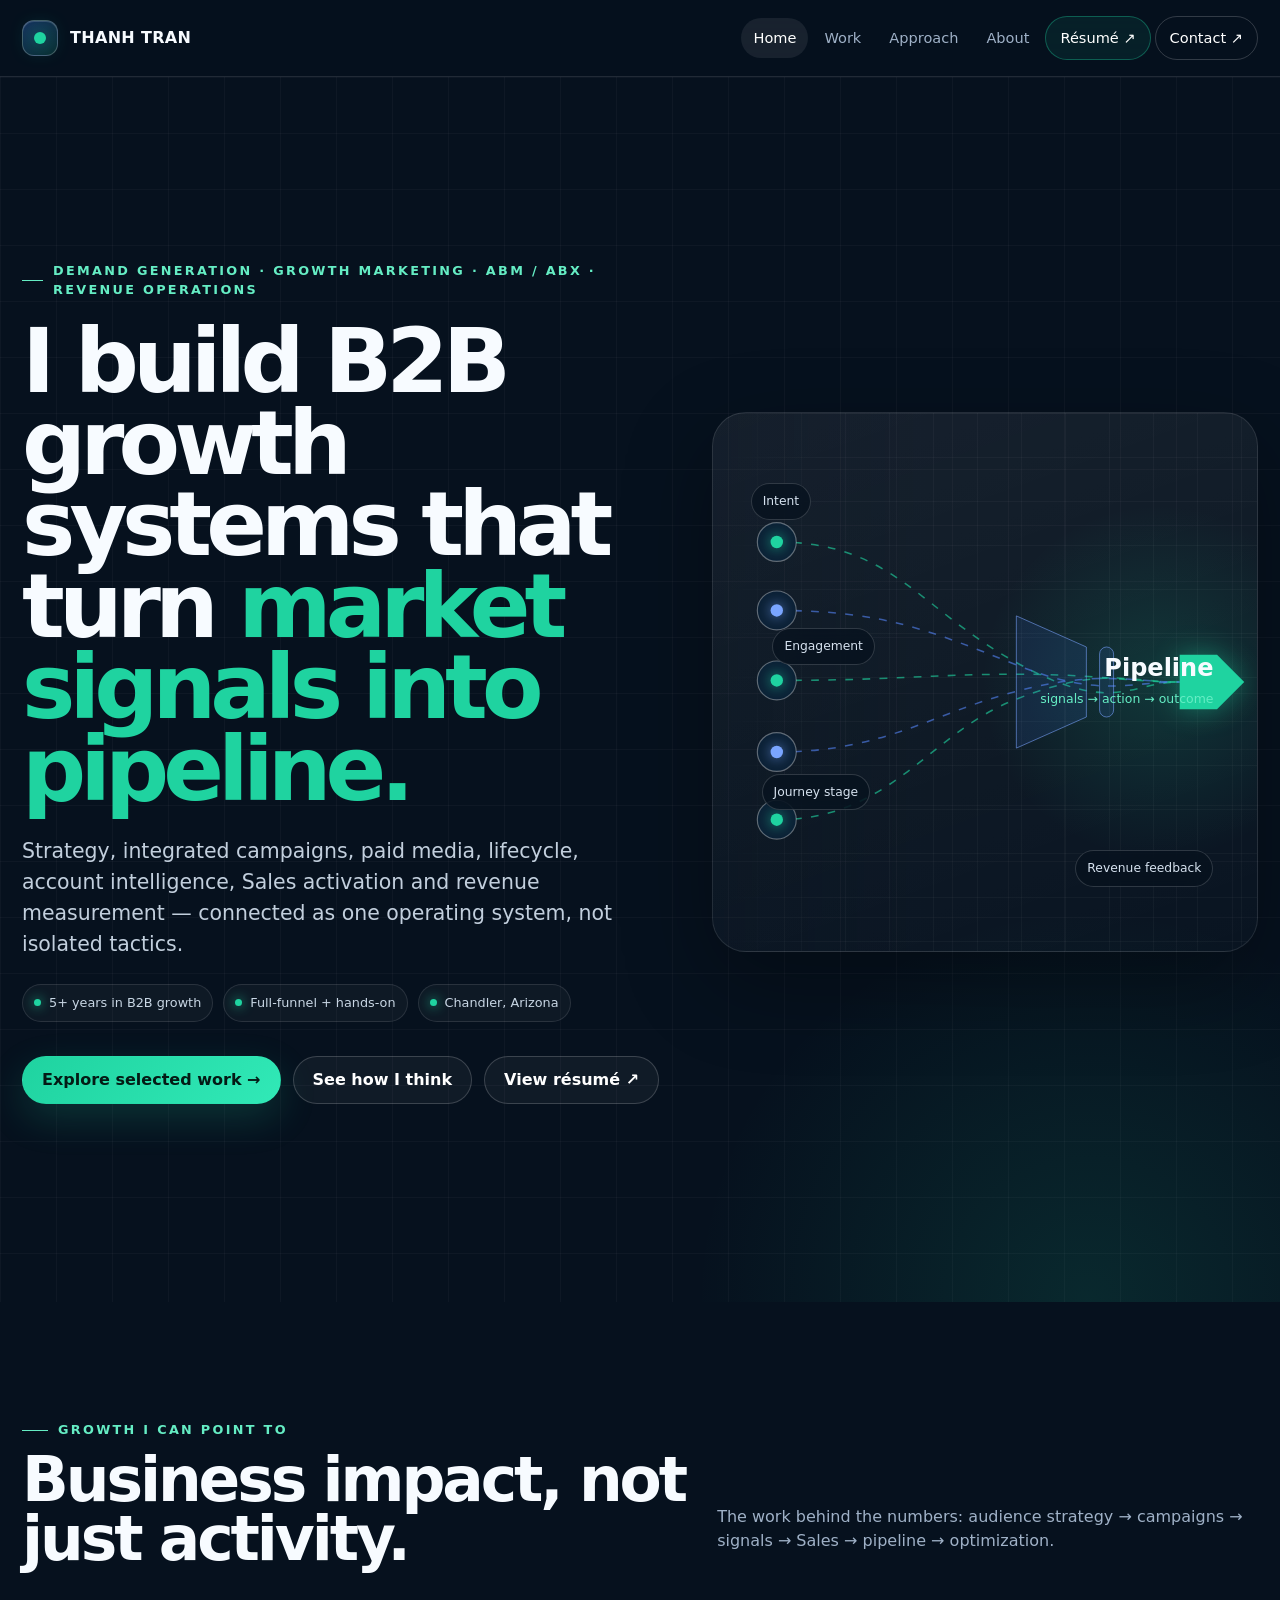
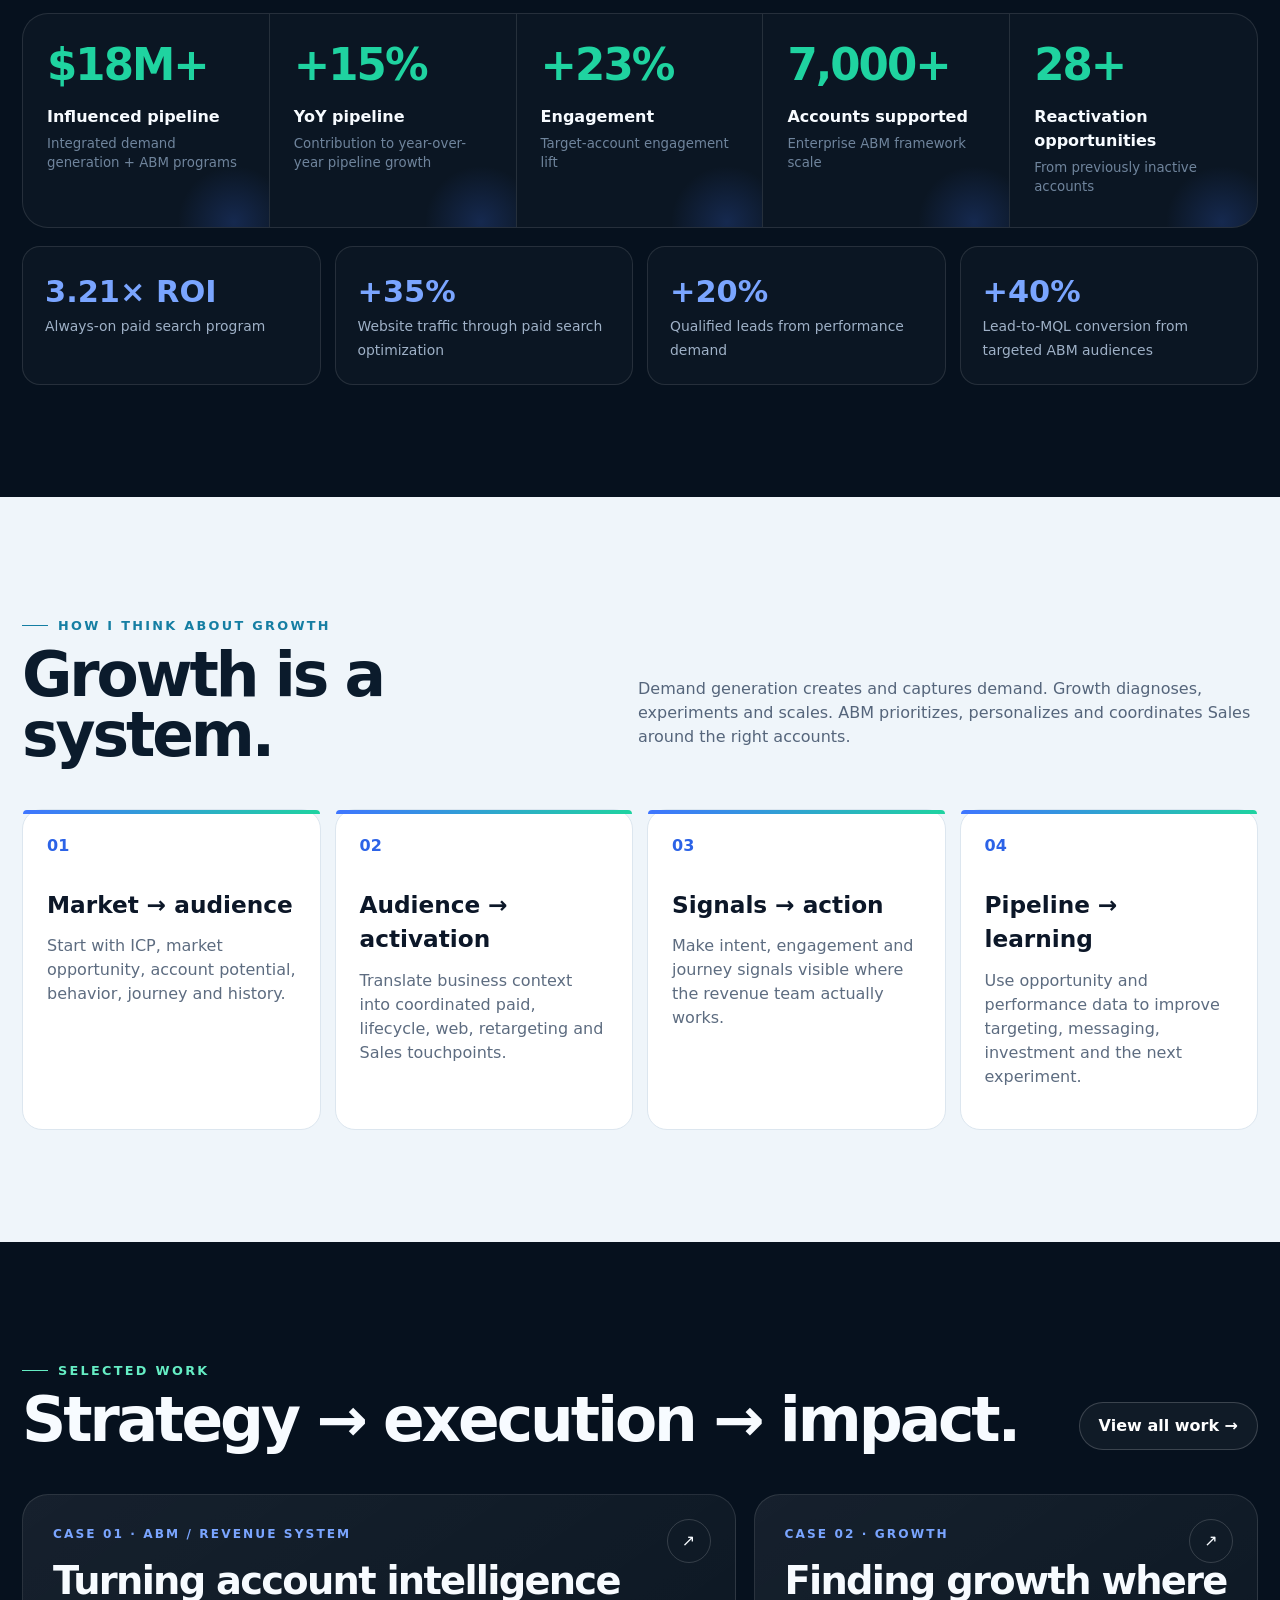
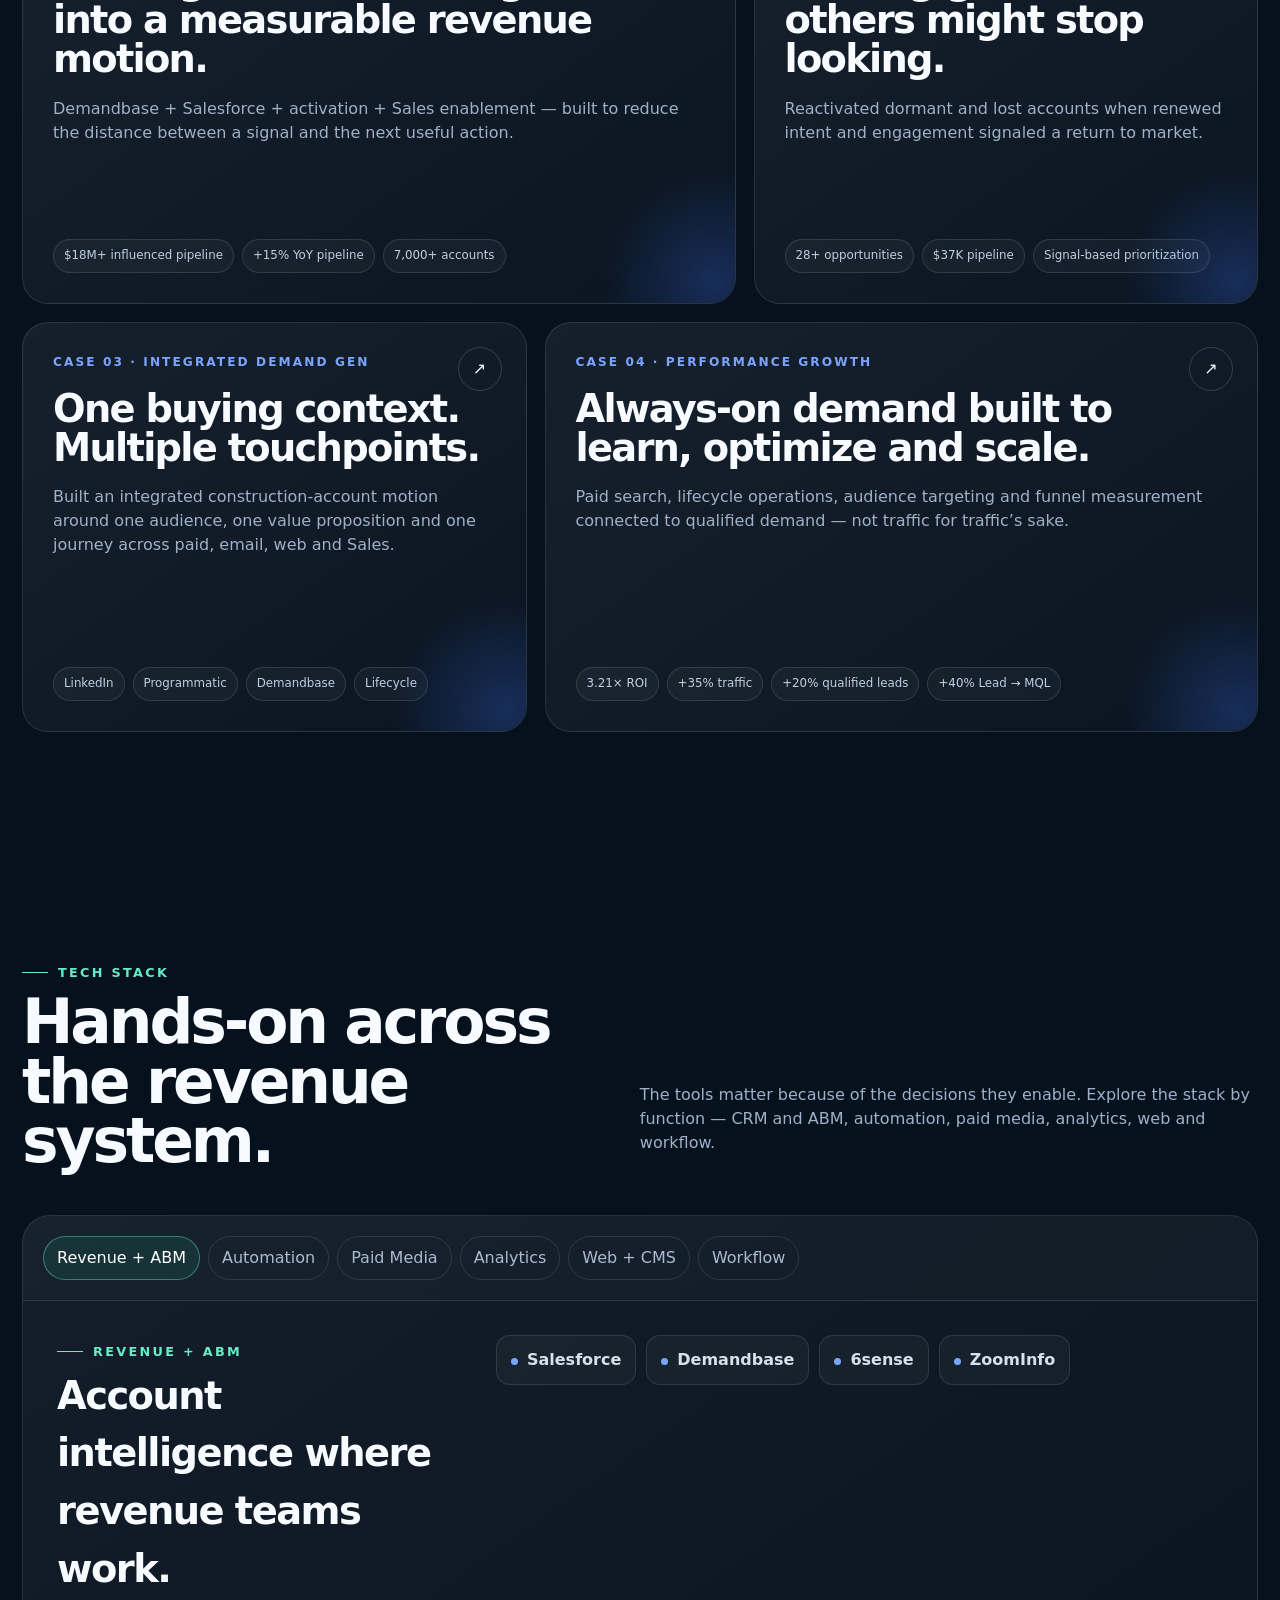
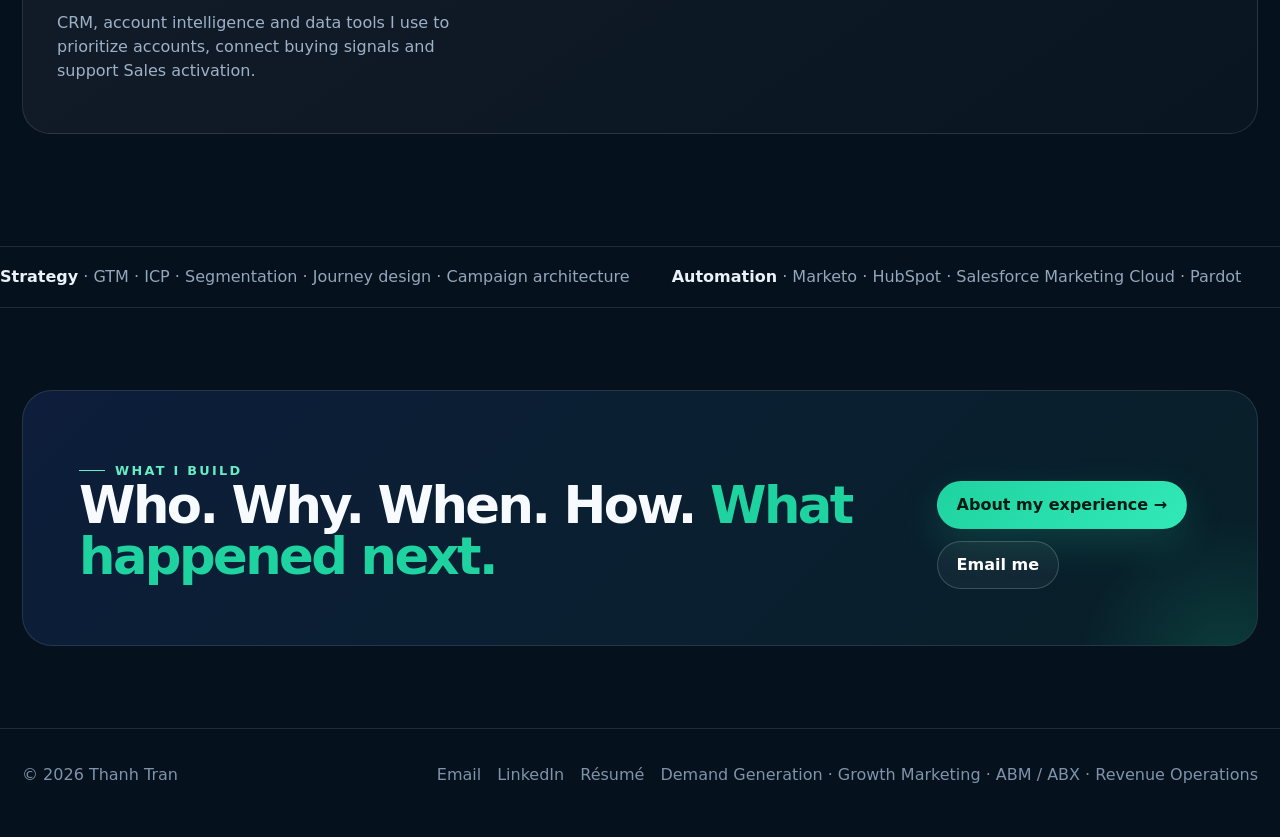
<file: index.html>
<!doctype html>
<html lang="en">
<head>
  <meta charset="utf-8">
  <meta name="viewport" content="width=device-width,initial-scale=1">
  <meta name="description" content="Thanh Tran — B2B demand generation, growth marketing, ABM / ABX and revenue operations portfolio.">
  <meta name="theme-color" content="#06111e">
  <meta property="og:title" content="Thanh Tran — Demand Generation · Growth Marketing · ABM">
  <meta property="og:description" content="Thanh Tran — B2B demand generation, growth marketing, ABM / ABX and revenue operations portfolio.">
  <meta property="og:type" content="website">
  <title>Thanh Tran — Demand Generation · Growth Marketing · ABM</title>
  <link rel="icon" href="assets/favicon.svg" type="image/svg+xml">
  <link rel="stylesheet" href="assets/style.css">
</head><body>
<div class="scroll-progress" aria-hidden="true"></div>
<nav class="nav">
  <div class="container nav-inner">
    <a class="brand" href="index.html"><span class="brand-mark"><span></span></span><span>THANH TRAN</span></a>
    <button class="menu-btn" aria-label="Open navigation">☰</button>
    <div class="nav-links">
      <a class="active" href="index.html">Home</a>
      <a class="" href="work.html">Work</a>
      <a class="" href="approach.html">Approach</a>
      <a class="" href="about.html">About</a>
      <a class="nav-cta nav-resume" href="assets/Thanh-Tran-Resume-Aug-2026.pdf" target="_blank" rel="noreferrer">Résumé ↗</a>
      <a class="nav-cta" href="about.html#contact">Contact ↗</a>
    </div>
  </div>
</nav>
<main>
  <section class="hero grid-bg">
    <div class="container hero-layout">
      <div class="reveal">
        <div class="kicker">Demand Generation · Growth Marketing · ABM / ABX · Revenue Operations</div>
        <h1>I build B2B growth systems that turn <span class="accent">market signals into pipeline.</span></h1>
        <p class="lead">Strategy, integrated campaigns, paid media, lifecycle, account intelligence, Sales activation and revenue measurement — connected as one operating system, not isolated tactics.</p>
        <div class="hero-proof"><span class="proof-chip">5+ years in B2B growth</span><span class="proof-chip">Full-funnel + hands-on</span><span class="proof-chip">Chandler, Arizona</span></div>
        <div class="hero-actions"><a class="btn btn-primary" href="work.html">Explore selected work →</a><a class="btn btn-secondary" href="approach.html">See how I think</a><a class="btn btn-secondary" href="assets/Thanh-Tran-Resume-Aug-2026.pdf" target="_blank" rel="noreferrer">View résumé ↗</a></div>
      </div>
      <div class="hero-visual reveal" aria-label="Animated account signals converging into pipeline">
        <svg class="signal-svg" viewBox="0 0 700 540" role="img" aria-label="Intent, engagement and journey signals converging through activation into pipeline">
          <path class="signal-path teal" d="M82 90 C230 90 265 176 390 245 S535 270 600 270"/>
          <path class="signal-path" d="M82 178 C220 178 282 205 390 248 S530 270 600 270"/>
          <path class="signal-path teal" d="M82 268 C230 268 280 260 390 260 S530 270 600 270"/>
          <path class="signal-path" d="M82 360 C220 360 282 310 390 282 S535 270 600 270"/>
          <path class="signal-path teal" d="M82 447 C230 447 278 335 390 292 S530 270 600 270"/>
          <circle class="signal-node" cx="82" cy="90" r="25"/><circle class="signal-dot" cx="82" cy="90" r="8"/>
          <circle class="signal-node" cx="82" cy="178" r="25"/><circle class="signal-dot blue" cx="82" cy="178" r="8"/>
          <circle class="signal-node" cx="82" cy="268" r="25"/><circle class="signal-dot" cx="82" cy="268" r="8"/>
          <circle class="signal-node" cx="82" cy="360" r="25"/><circle class="signal-dot blue" cx="82" cy="360" r="8"/>
          <circle class="signal-node" cx="82" cy="447" r="25"/><circle class="signal-dot" cx="82" cy="447" r="8"/>
          <path class="signal-funnel" d="M390 185 L480 225 L480 315 L390 355 Z"/>
          <rect class="signal-funnel" x="497" y="225" width="18" height="90" rx="9"/>
          <path class="signal-output" d="M600 235 h48 l35 35 -35 35 h-48 z"/>
        </svg>
        <span class="signal-label s1">Intent</span><span class="signal-label s2">Engagement</span><span class="signal-label s3">Journey stage</span><span class="signal-label s4">Revenue feedback</span>
        <div class="signal-output-label"><strong>Pipeline</strong><span>signals → action → outcome</span></div>
      </div>
    </div>
  </section>

  <section>
    <div class="container">
      <div class="section-head reveal"><div><div class="kicker">Growth I can point to</div><h2 class="section-title">Business impact, not just activity.</h2></div><p class="section-copy">The work behind the numbers: audience strategy → campaigns → signals → Sales → pipeline → optimization.</p></div>
      <div class="metrics reveal">
        <div class="metric"><strong data-count="18" data-prefix="$" data-suffix="M+">$18M+</strong><span>Influenced pipeline</span><small>Integrated demand generation + ABM programs</small></div>
        <div class="metric"><strong data-count="15" data-prefix="+" data-suffix="%">+15%</strong><span>YoY pipeline</span><small>Contribution to year-over-year pipeline growth</small></div>
        <div class="metric"><strong data-count="23" data-prefix="+" data-suffix="%">+23%</strong><span>Engagement</span><small>Target-account engagement lift</small></div>
        <div class="metric"><strong data-count="7000" data-suffix="+">7,000+</strong><span>Accounts supported</span><small>Enterprise ABM framework scale</small></div>
        <div class="metric"><strong data-count="28" data-suffix="+">28+</strong><span>Reactivation opportunities</span><small>From previously inactive accounts</small></div>
      </div>
      <div class="proof-grid reveal-stagger reveal">
        <div class="proof-card"><strong>3.21× ROI</strong><span>Always-on paid search program</span></div>
        <div class="proof-card"><strong>+35%</strong><span>Website traffic through paid search optimization</span></div>
        <div class="proof-card"><strong>+20%</strong><span>Qualified leads from performance demand</span></div>
        <div class="proof-card"><strong>+40%</strong><span>Lead-to-MQL conversion from targeted ABM audiences</span></div>
      </div>
    </div>
  </section>

  <section class="light-section">
    <div class="container">
      <div class="section-head reveal"><div><div class="kicker">How I think about growth</div><h2 class="section-title">Growth is a system.</h2></div><p class="section-copy">Demand generation creates and captures demand. Growth diagnoses, experiments and scales. ABM prioritizes, personalizes and coordinates Sales around the right accounts.</p></div>
      <div class="system-grid reveal-stagger reveal">
        <div class="system-card"><b>01</b><h3>Market → audience</h3><p>Start with ICP, market opportunity, account potential, behavior, journey and history.</p></div>
        <div class="system-card"><b>02</b><h3>Audience → activation</h3><p>Translate business context into coordinated paid, lifecycle, web, retargeting and Sales touchpoints.</p></div>
        <div class="system-card"><b>03</b><h3>Signals → action</h3><p>Make intent, engagement and journey signals visible where the revenue team actually works.</p></div>
        <div class="system-card"><b>04</b><h3>Pipeline → learning</h3><p>Use opportunity and performance data to improve targeting, messaging, investment and the next experiment.</p></div>
      </div>
    </div>
  </section>

  <section>
    <div class="container">
      <div class="section-head reveal"><div><div class="kicker">Selected work</div><h2 class="section-title">Strategy → execution → impact.</h2></div><a class="btn btn-secondary" href="work.html">View all work →</a></div>
      <div class="case-grid">
        <a class="case-card featured reveal" href="case-revenue-engine.html"><span class="case-arrow">↗</span><span class="case-glow"></span><div><div class="case-number">Case 01 · ABM / Revenue System</div><h3>Turning account intelligence into a measurable revenue motion.</h3><p>Demandbase + Salesforce + activation + Sales enablement — built to reduce the distance between a signal and the next useful action.</p></div><div class="case-tags"><span class="tag">$18M+ influenced pipeline</span><span class="tag">+15% YoY pipeline</span><span class="tag">7,000+ accounts</span></div></a>
        <a class="case-card slim reveal" href="case-reactivation.html"><span class="case-arrow">↗</span><span class="case-glow"></span><div><div class="case-number">Case 02 · Growth</div><h3>Finding growth where others might stop looking.</h3><p>Reactivated dormant and lost accounts when renewed intent and engagement signaled a return to market.</p></div><div class="case-tags"><span class="tag">28+ opportunities</span><span class="tag">$37K pipeline</span><span class="tag">Signal-based prioritization</span></div></a>
        <a class="case-card slim reveal" href="case-demand-gen.html"><span class="case-arrow">↗</span><span class="case-glow"></span><div><div class="case-number">Case 03 · Integrated Demand Gen</div><h3>One buying context. Multiple touchpoints.</h3><p>Built an integrated construction-account motion around one audience, one value proposition and one journey across paid, email, web and Sales.</p></div><div class="case-tags"><span class="tag">LinkedIn</span><span class="tag">Programmatic</span><span class="tag">Demandbase</span><span class="tag">Lifecycle</span></div></a>
        <a class="case-card featured reveal" href="case-performance-growth.html"><span class="case-arrow">↗</span><span class="case-glow"></span><div><div class="case-number">Case 04 · Performance Growth</div><h3>Always-on demand built to learn, optimize and scale.</h3><p>Paid search, lifecycle operations, audience targeting and funnel measurement connected to qualified demand — not traffic for traffic’s sake.</p></div><div class="case-tags"><span class="tag">3.21× ROI</span><span class="tag">+35% traffic</span><span class="tag">+20% qualified leads</span><span class="tag">+40% Lead → MQL</span></div></a>
      </div>
    </div>
  </section>

  
<section id="stack" class="">
  <div class="container">
    <div class="section-head reveal">
      <div><div class="kicker">Tech stack</div><h2 class="section-title">Hands-on across the revenue system.</h2></div>
      <p class="section-copy">The tools matter because of the decisions they enable. Explore the stack by function — CRM and ABM, automation, paid media, analytics, web and workflow.</p>
    </div>
    <div class="stack-shell reveal">
      <div class="stack-tabs" role="tablist" aria-label="Technology categories">
        <button class="stack-tab active" data-stack="revenue">Revenue + ABM</button>
        <button class="stack-tab" data-stack="automation">Automation</button>
        <button class="stack-tab" data-stack="paid">Paid Media</button>
        <button class="stack-tab" data-stack="analytics">Analytics</button>
        <button class="stack-tab" data-stack="web">Web + CMS</button>
        <button class="stack-tab" data-stack="workflow">Workflow</button>
      </div>
      <div class="stack-stage">
        <div class="stack-copy">
          <div class="kicker" data-stack-label>Revenue + ABM</div>
          <h3 data-stack-title>Account intelligence where revenue teams work.</h3>
          <p data-stack-copy>CRM, account intelligence and data tools I use to prioritize accounts, connect buying signals and support Sales activation.</p>
        </div>
        <div class="tool-cloud" data-tool-cloud aria-live="polite"></div>
      </div>
    </div>
  </div>
</section>

  <div class="marquee" aria-hidden="true"><div class="marquee-track"><span><b>Strategy</b> · GTM · ICP · Segmentation · Journey design · Campaign architecture</span><span><b>Automation</b> · Marketo · HubSpot · Salesforce Marketing Cloud · Pardot</span><span><b>Paid</b> · DV360 · LinkedIn Ads · Google Ads · Demandbase Ads</span><span><b>Analytics</b> · GA4 · Tableau · Looker · Sisense · Clarity</span><span><b>Strategy</b> · GTM · ICP · Segmentation · Journey design · Campaign architecture</span><span><b>Automation</b> · Marketo · HubSpot · Salesforce Marketing Cloud · Pardot</span><span><b>Paid</b> · DV360 · LinkedIn Ads · Google Ads · Demandbase Ads</span><span><b>Analytics</b> · GA4 · Tableau · Looker · Sisense · Clarity</span></div></div>

  <section class="cta"><div class="container"><div class="cta-box reveal"><div><div class="kicker">What I build</div><h2>Who. Why. When. How. <span style="color:var(--teal)">What happened next.</span></h2></div><div class="hero-actions"><a class="btn btn-primary" href="about.html">About my experience →</a><a class="btn btn-secondary" href="mailto:tnpthanh.work@gmail.com">Email me</a></div></div></div></section>
</main><footer class="footer"><div class="container footer-inner"><span>© <span data-year></span> Thanh Tran</span><div class="footer-links"><a href="mailto:tnpthanh.work@gmail.com">Email</a><a href="https://www.linkedin.com/in/thanhtran-me" target="_blank" rel="noreferrer">LinkedIn</a><a href="assets/Thanh-Tran-Resume-Aug-2026.pdf" target="_blank" rel="noreferrer">Résumé</a><span>Demand Generation · Growth Marketing · ABM / ABX · Revenue Operations</span></div></div></footer><script src="assets/site.js"></script></body></html>
</file>
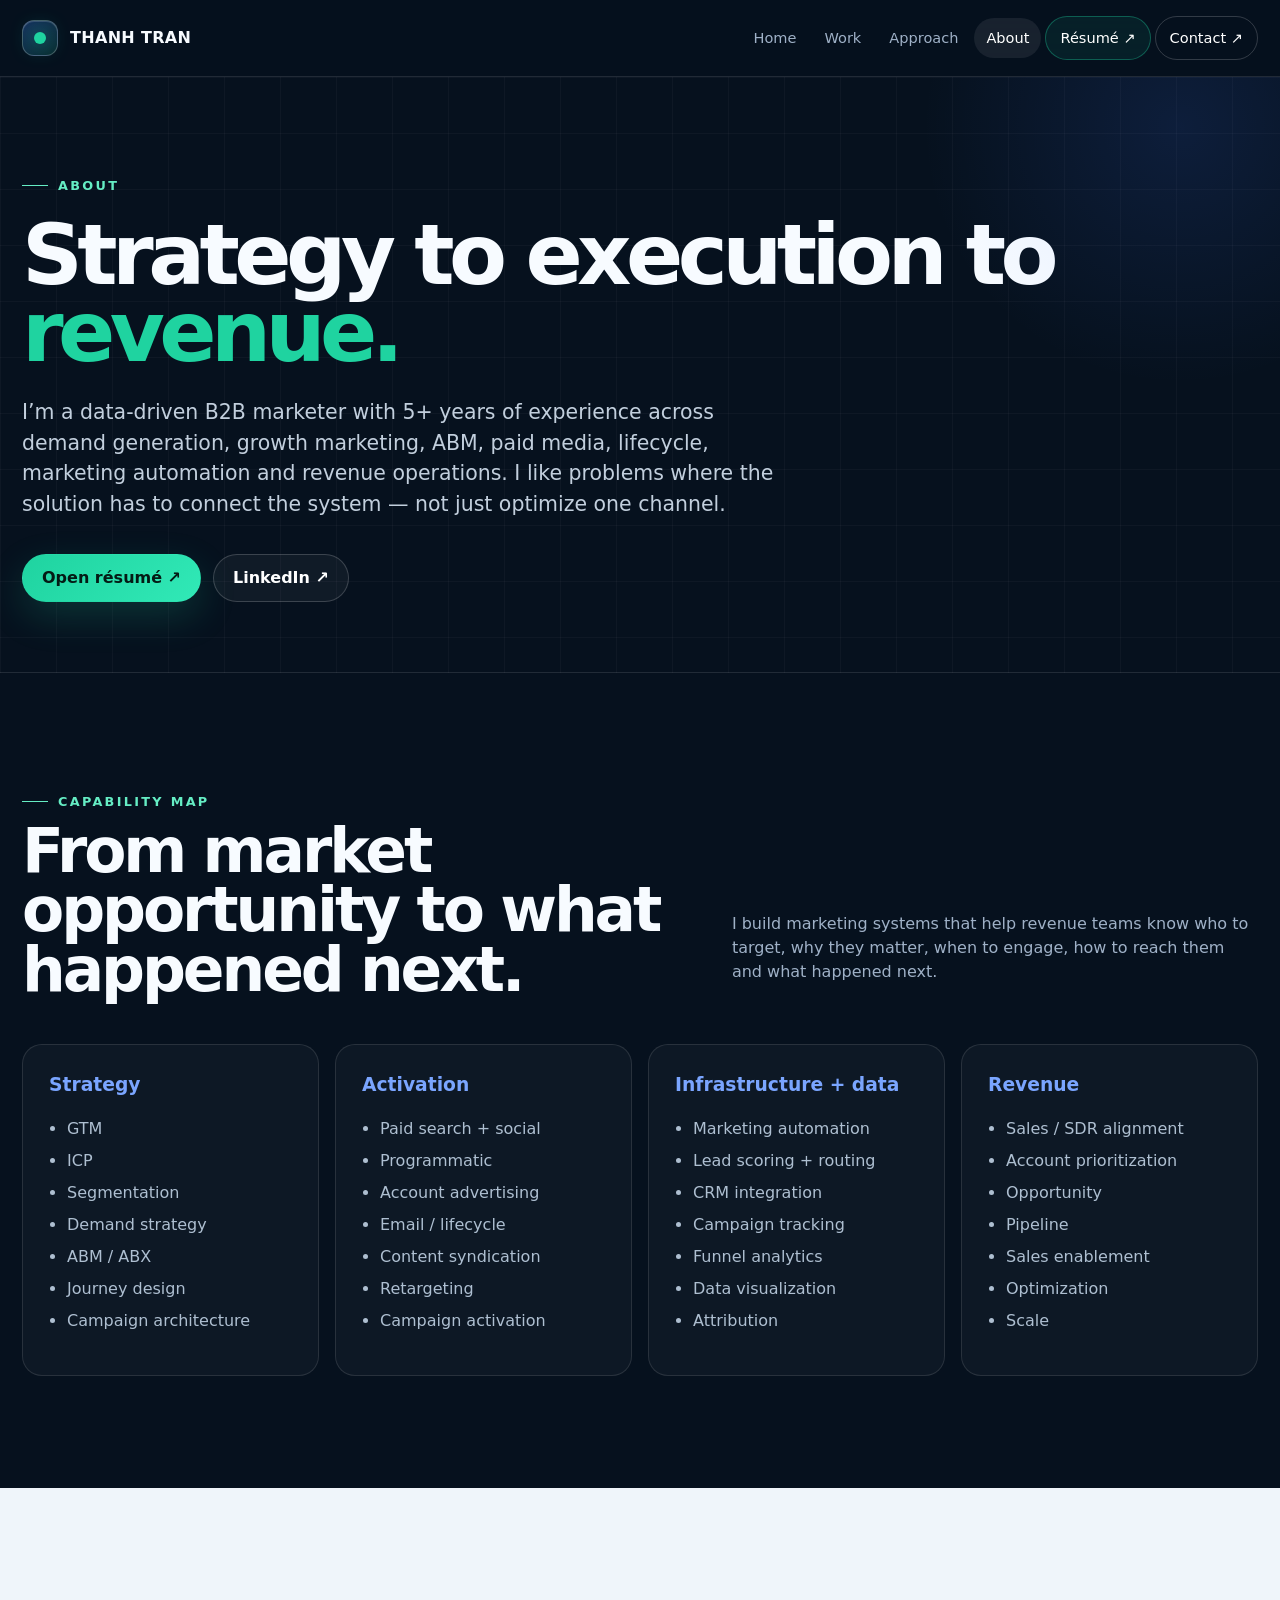
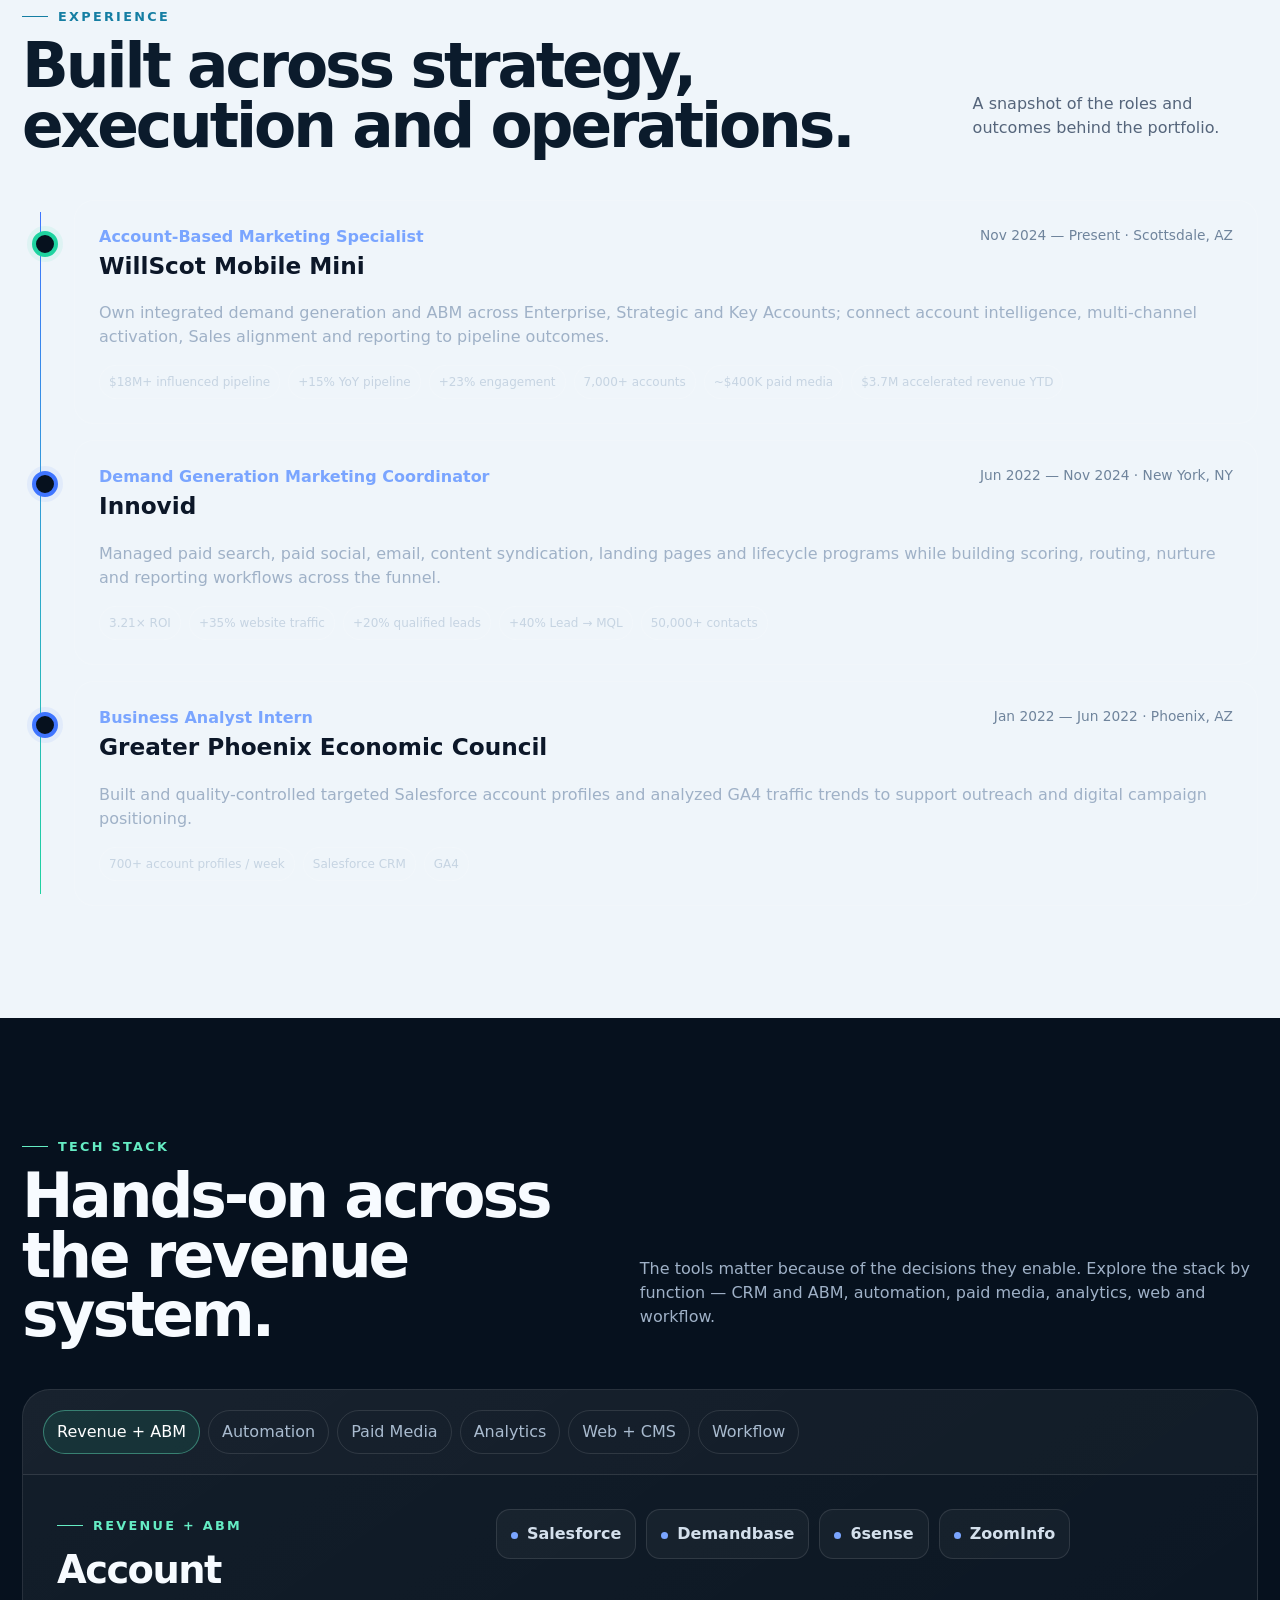
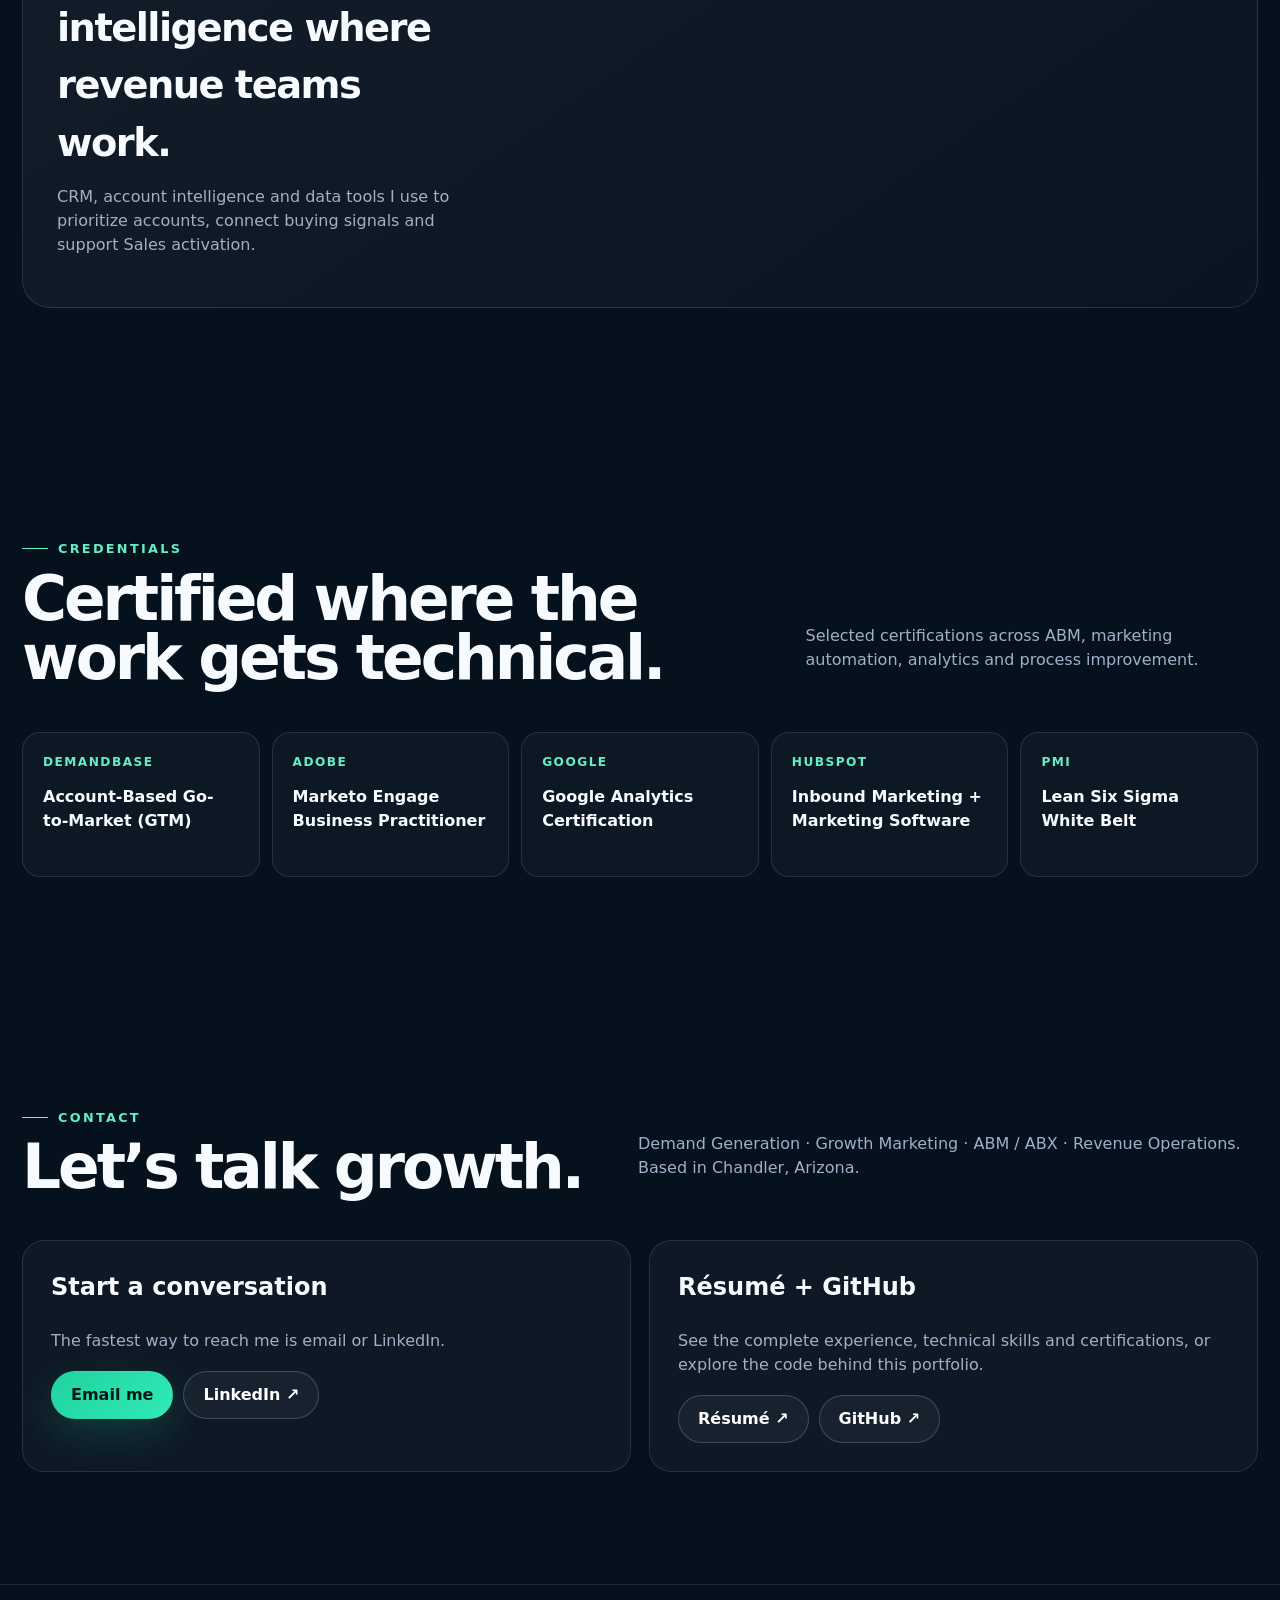
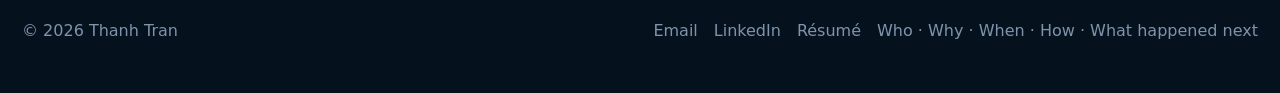
<file: about.html>
<!doctype html>
<html lang="en">
<head>
  <meta charset="utf-8">
  <meta name="viewport" content="width=device-width,initial-scale=1">
  <meta name="description" content="About Thanh Tran — B2B demand generation, growth marketing, ABM / ABX and revenue operations marketer.">
  <meta name="theme-color" content="#06111e">
  <meta property="og:title" content="About — Thanh Tran">
  <meta property="og:description" content="About Thanh Tran — B2B demand generation, growth marketing, ABM / ABX and revenue operations marketer.">
  <meta property="og:type" content="website">
  <title>About — Thanh Tran</title>
  <link rel="icon" href="assets/favicon.svg" type="image/svg+xml">
  <link rel="stylesheet" href="assets/style.css">
</head><body>
<div class="scroll-progress" aria-hidden="true"></div>
<nav class="nav">
  <div class="container nav-inner">
    <a class="brand" href="index.html"><span class="brand-mark"><span></span></span><span>THANH TRAN</span></a>
    <button class="menu-btn" aria-label="Open navigation">☰</button>
    <div class="nav-links">
      <a class="" href="index.html">Home</a>
      <a class="" href="work.html">Work</a>
      <a class="" href="approach.html">Approach</a>
      <a class="active" href="about.html">About</a>
      <a class="nav-cta nav-resume" href="assets/Thanh-Tran-Resume-Aug-2026.pdf" target="_blank" rel="noreferrer">Résumé ↗</a>
      <a class="nav-cta" href="about.html#contact">Contact ↗</a>
    </div>
  </div>
</nav><main>
<section class="page-hero grid-bg"><div class="container reveal"><div class="kicker">About</div><h1>Strategy to execution to <span class="accent">revenue.</span></h1><p class="lead">I’m a data-driven B2B marketer with 5+ years of experience across demand generation, growth marketing, ABM, paid media, lifecycle, marketing automation and revenue operations. I like problems where the solution has to connect the system — not just optimize one channel.</p><div class="hero-actions"><a class="btn btn-primary" href="assets/Thanh-Tran-Resume-Aug-2026.pdf" target="_blank" rel="noreferrer">Open résumé ↗</a><a class="btn btn-secondary" href="https://www.linkedin.com/in/thanhtran-me" target="_blank" rel="noreferrer">LinkedIn ↗</a></div></div></section>
<section><div class="container"><div class="section-head reveal"><div><div class="kicker">Capability map</div><h2 class="section-title">From market opportunity to what happened next.</h2></div><p class="section-copy">I build marketing systems that help revenue teams know who to target, why they matter, when to engage, how to reach them and what happened next.</p></div><div class="skill-columns reveal-stagger reveal"><div class="skill-col"><h3>Strategy</h3><ul><li>GTM</li><li>ICP</li><li>Segmentation</li><li>Demand strategy</li><li>ABM / ABX</li><li>Journey design</li><li>Campaign architecture</li></ul></div><div class="skill-col"><h3>Activation</h3><ul><li>Paid search + social</li><li>Programmatic</li><li>Account advertising</li><li>Email / lifecycle</li><li>Content syndication</li><li>Retargeting</li><li>Campaign activation</li></ul></div><div class="skill-col"><h3>Infrastructure + data</h3><ul><li>Marketing automation</li><li>Lead scoring + routing</li><li>CRM integration</li><li>Campaign tracking</li><li>Funnel analytics</li><li>Data visualization</li><li>Attribution</li></ul></div><div class="skill-col"><h3>Revenue</h3><ul><li>Sales / SDR alignment</li><li>Account prioritization</li><li>Opportunity</li><li>Pipeline</li><li>Sales enablement</li><li>Optimization</li><li>Scale</li></ul></div></div></div></section>
<section class="light-section"><div class="container"><div class="section-head reveal"><div><div class="kicker">Experience</div><h2 class="section-title">Built across strategy, execution and operations.</h2></div><p class="section-copy">A snapshot of the roles and outcomes behind the portfolio.</p></div><div class="timeline reveal">
<div class="timeline-item current"><div class="timeline-top"><div><div class="timeline-role">Account-Based Marketing Specialist</div><h3>WillScot Mobile Mini</h3></div><div class="timeline-date">Nov 2024 — Present · Scottsdale, AZ</div></div><p>Own integrated demand generation and ABM across Enterprise, Strategic and Key Accounts; connect account intelligence, multi-channel activation, Sales alignment and reporting to pipeline outcomes.</p><div class="timeline-metrics"><span>$18M+ influenced pipeline</span><span>+15% YoY pipeline</span><span>+23% engagement</span><span>7,000+ accounts</span><span>~$400K paid media</span><span>$3.7M accelerated revenue YTD</span></div></div>
<div class="timeline-item"><div class="timeline-top"><div><div class="timeline-role">Demand Generation Marketing Coordinator</div><h3>Innovid</h3></div><div class="timeline-date">Jun 2022 — Nov 2024 · New York, NY</div></div><p>Managed paid search, paid social, email, content syndication, landing pages and lifecycle programs while building scoring, routing, nurture and reporting workflows across the funnel.</p><div class="timeline-metrics"><span>3.21× ROI</span><span>+35% website traffic</span><span>+20% qualified leads</span><span>+40% Lead → MQL</span><span>50,000+ contacts</span></div></div>
<div class="timeline-item"><div class="timeline-top"><div><div class="timeline-role">Business Analyst Intern</div><h3>Greater Phoenix Economic Council</h3></div><div class="timeline-date">Jan 2022 — Jun 2022 · Phoenix, AZ</div></div><p>Built and quality-controlled targeted Salesforce account profiles and analyzed GA4 traffic trends to support outreach and digital campaign positioning.</p><div class="timeline-metrics"><span>700+ account profiles / week</span><span>Salesforce CRM</span><span>GA4</span></div></div>
</div></div></section>

<section id="stack" class="">
  <div class="container">
    <div class="section-head reveal">
      <div><div class="kicker">Tech stack</div><h2 class="section-title">Hands-on across the revenue system.</h2></div>
      <p class="section-copy">The tools matter because of the decisions they enable. Explore the stack by function — CRM and ABM, automation, paid media, analytics, web and workflow.</p>
    </div>
    <div class="stack-shell reveal">
      <div class="stack-tabs" role="tablist" aria-label="Technology categories">
        <button class="stack-tab active" data-stack="revenue">Revenue + ABM</button>
        <button class="stack-tab" data-stack="automation">Automation</button>
        <button class="stack-tab" data-stack="paid">Paid Media</button>
        <button class="stack-tab" data-stack="analytics">Analytics</button>
        <button class="stack-tab" data-stack="web">Web + CMS</button>
        <button class="stack-tab" data-stack="workflow">Workflow</button>
      </div>
      <div class="stack-stage">
        <div class="stack-copy">
          <div class="kicker" data-stack-label>Revenue + ABM</div>
          <h3 data-stack-title>Account intelligence where revenue teams work.</h3>
          <p data-stack-copy>CRM, account intelligence and data tools I use to prioritize accounts, connect buying signals and support Sales activation.</p>
        </div>
        <div class="tool-cloud" data-tool-cloud aria-live="polite"></div>
      </div>
    </div>
  </div>
</section>
<section><div class="container"><div class="section-head reveal"><div><div class="kicker">Credentials</div><h2 class="section-title">Certified where the work gets technical.</h2></div><p class="section-copy">Selected certifications across ABM, marketing automation, analytics and process improvement.</p></div><div class="cert-grid reveal-stagger reveal"><div class="cert-card"><strong>Demandbase</strong><span>Account-Based Go-to-Market (GTM)</span></div><div class="cert-card"><strong>Adobe</strong><span>Marketo Engage Business Practitioner</span></div><div class="cert-card"><strong>Google</strong><span>Google Analytics Certification</span></div><div class="cert-card"><strong>HubSpot</strong><span>Inbound Marketing + Marketing Software</span></div><div class="cert-card"><strong>PMI</strong><span>Lean Six Sigma White Belt</span></div></div></div></section>
<section id="contact"><div class="container"><div class="section-head reveal"><div><div class="kicker">Contact</div><h2 class="section-title">Let’s talk growth.</h2></div><p class="section-copy">Demand Generation · Growth Marketing · ABM / ABX · Revenue Operations. Based in Chandler, Arizona.</p></div><div class="contact-grid reveal"><div class="contact-card"><h3>Start a conversation</h3><p>The fastest way to reach me is email or LinkedIn.</p><div class="contact-links"><a class="btn btn-primary" href="mailto:tnpthanh.work@gmail.com">Email me</a><a class="btn btn-secondary" href="https://www.linkedin.com/in/thanhtran-me" target="_blank" rel="noreferrer">LinkedIn ↗</a></div></div><div class="contact-card"><h3>Résumé + GitHub</h3><p>See the complete experience, technical skills and certifications, or explore the code behind this portfolio.</p><div class="contact-links"><a class="btn btn-secondary" href="assets/Thanh-Tran-Resume-Aug-2026.pdf" target="_blank" rel="noreferrer">Résumé ↗</a><a class="btn btn-secondary" href="https://github.com/tnpthanh2400" target="_blank" rel="noreferrer">GitHub ↗</a></div></div></div></div></section>
</main><footer class="footer"><div class="container footer-inner"><span>© <span data-year></span> Thanh Tran</span><div class="footer-links"><a href="mailto:tnpthanh.work@gmail.com">Email</a><a href="https://www.linkedin.com/in/thanhtran-me" target="_blank" rel="noreferrer">LinkedIn</a><a href="assets/Thanh-Tran-Resume-Aug-2026.pdf" target="_blank" rel="noreferrer">Résumé</a><span>Who · Why · When · How · What happened next</span></div></div></footer><script src="assets/site.js"></script></body></html>
</file>
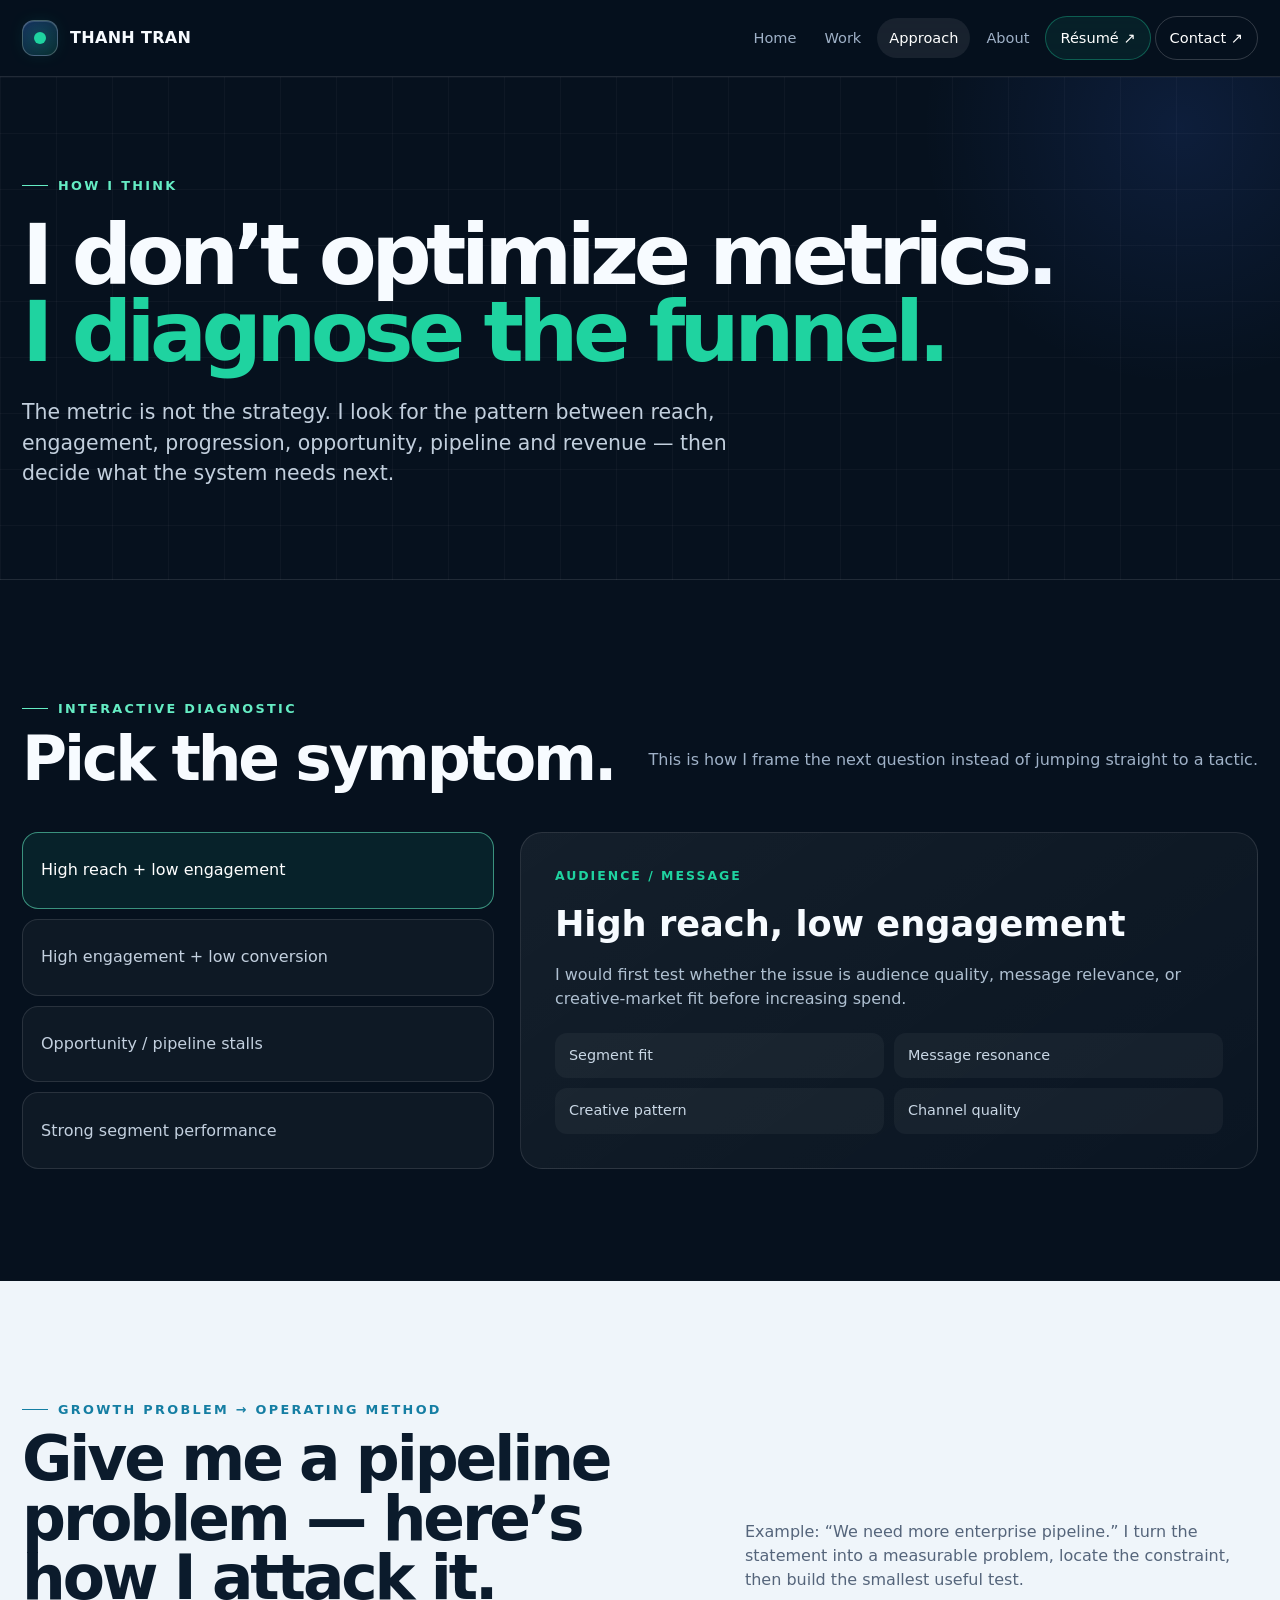
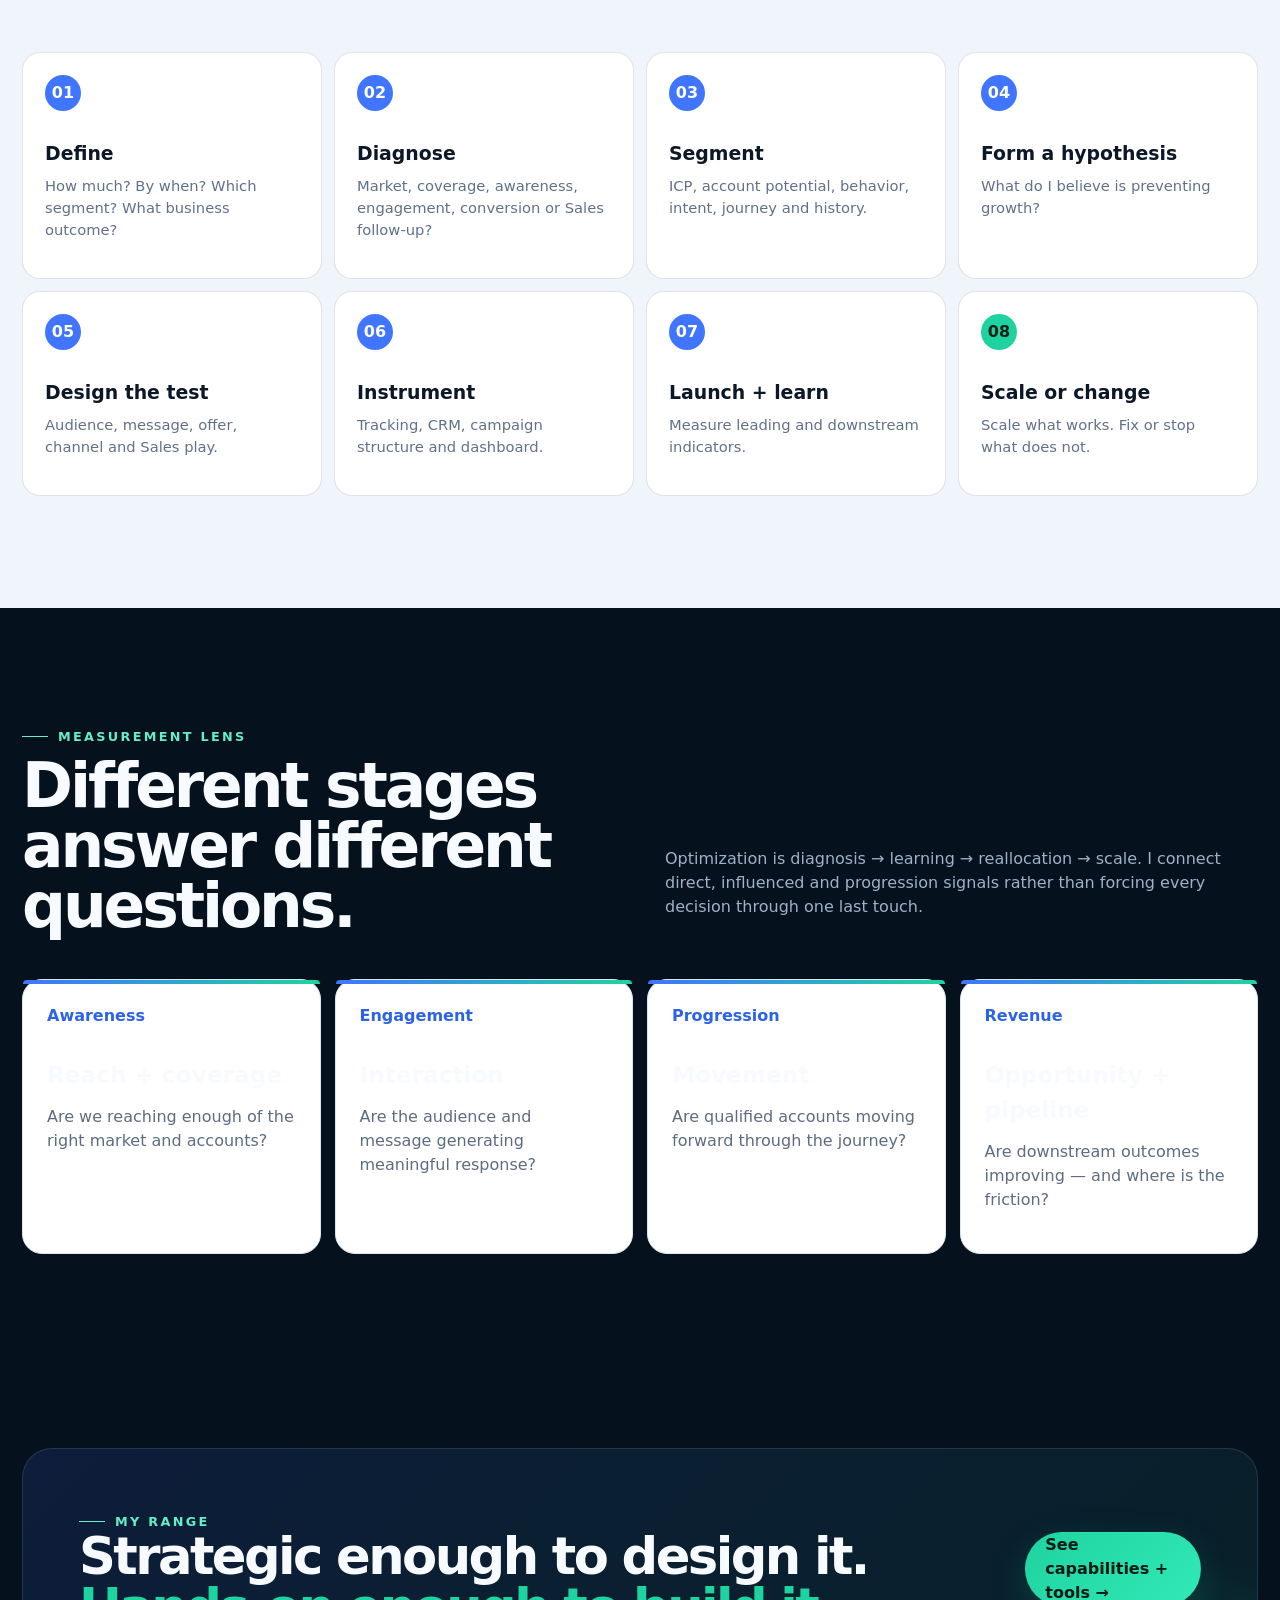
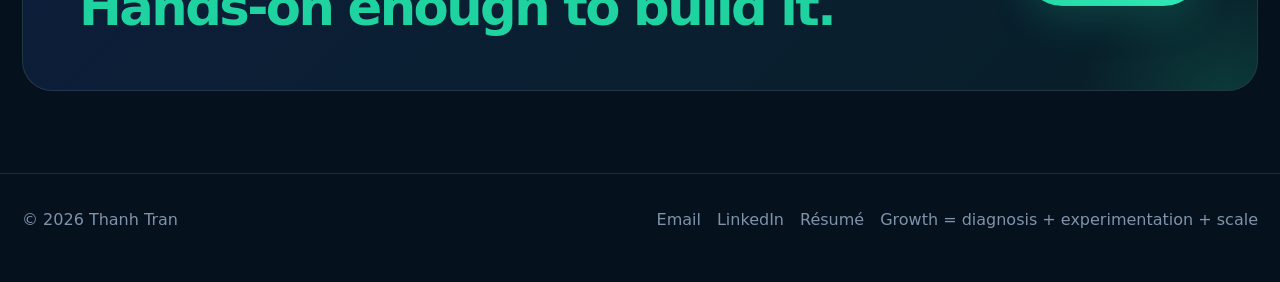
<file: approach.html>
<!doctype html>
<html lang="en">
<head>
  <meta charset="utf-8">
  <meta name="viewport" content="width=device-width,initial-scale=1">
  <meta name="description" content="How Thanh Tran approaches B2B growth, funnel diagnosis, measurement and experimentation.">
  <meta name="theme-color" content="#06111e">
  <meta property="og:title" content="Approach — Thanh Tran">
  <meta property="og:description" content="How Thanh Tran approaches B2B growth, funnel diagnosis, measurement and experimentation.">
  <meta property="og:type" content="website">
  <title>Approach — Thanh Tran</title>
  <link rel="icon" href="assets/favicon.svg" type="image/svg+xml">
  <link rel="stylesheet" href="assets/style.css">
</head><body>
<div class="scroll-progress" aria-hidden="true"></div>
<nav class="nav">
  <div class="container nav-inner">
    <a class="brand" href="index.html"><span class="brand-mark"><span></span></span><span>THANH TRAN</span></a>
    <button class="menu-btn" aria-label="Open navigation">☰</button>
    <div class="nav-links">
      <a class="" href="index.html">Home</a>
      <a class="" href="work.html">Work</a>
      <a class="active" href="approach.html">Approach</a>
      <a class="" href="about.html">About</a>
      <a class="nav-cta nav-resume" href="assets/Thanh-Tran-Resume-Aug-2026.pdf" target="_blank" rel="noreferrer">Résumé ↗</a>
      <a class="nav-cta" href="about.html#contact">Contact ↗</a>
    </div>
  </div>
</nav><main>
<section class="page-hero grid-bg"><div class="container reveal"><div class="kicker">How I think</div><h1>I don’t optimize metrics. <span class="accent">I diagnose the funnel.</span></h1><p class="lead">The metric is not the strategy. I look for the pattern between reach, engagement, progression, opportunity, pipeline and revenue — then decide what the system needs next.</p></div></section>
<section><div class="container"><div class="section-head reveal"><div><div class="kicker">Interactive diagnostic</div><h2 class="section-title">Pick the symptom.</h2></div><p class="section-copy">This is how I frame the next question instead of jumping straight to a tactic.</p></div><div class="diagnostic reveal"><div class="diag-menu"><button class="diag-btn active" data-diag="reach">High reach + low engagement</button><button class="diag-btn" data-diag="conversion">High engagement + low conversion</button><button class="diag-btn" data-diag="stall">Opportunity / pipeline stalls</button><button class="diag-btn" data-diag="scale">Strong segment performance</button></div><div class="diag-panel"></div></div></div></section>
<section class="light-section"><div class="container"><div class="section-head reveal"><div><div class="kicker">Growth problem → operating method</div><h2 class="section-title">Give me a pipeline problem — here’s how I attack it.</h2></div><p class="section-copy">Example: “We need more enterprise pipeline.” I turn the statement into a measurable problem, locate the constraint, then build the smallest useful test.</p></div><div class="steps-8 reveal-stagger reveal"><div class="method"><b>01</b><h3>Define</h3><p>How much? By when? Which segment? What business outcome?</p></div><div class="method"><b>02</b><h3>Diagnose</h3><p>Market, coverage, awareness, engagement, conversion or Sales follow-up?</p></div><div class="method"><b>03</b><h3>Segment</h3><p>ICP, account potential, behavior, intent, journey and history.</p></div><div class="method"><b>04</b><h3>Form a hypothesis</h3><p>What do I believe is preventing growth?</p></div><div class="method"><b>05</b><h3>Design the test</h3><p>Audience, message, offer, channel and Sales play.</p></div><div class="method"><b>06</b><h3>Instrument</h3><p>Tracking, CRM, campaign structure and dashboard.</p></div><div class="method"><b>07</b><h3>Launch + learn</h3><p>Measure leading and downstream indicators.</p></div><div class="method"><b style="background:var(--teal);color:#032018">08</b><h3>Scale or change</h3><p>Scale what works. Fix or stop what does not.</p></div></div></div></section>
<section><div class="container"><div class="section-head reveal"><div><div class="kicker">Measurement lens</div><h2 class="section-title">Different stages answer different questions.</h2></div><p class="section-copy">Optimization is diagnosis → learning → reallocation → scale. I connect direct, influenced and progression signals rather than forcing every decision through one last touch.</p></div><div class="system-grid reveal-stagger reveal"><div class="system-card"><b>Awareness</b><h3>Reach + coverage</h3><p>Are we reaching enough of the right market and accounts?</p></div><div class="system-card"><b>Engagement</b><h3>Interaction</h3><p>Are the audience and message generating meaningful response?</p></div><div class="system-card"><b>Progression</b><h3>Movement</h3><p>Are qualified accounts moving forward through the journey?</p></div><div class="system-card"><b>Revenue</b><h3>Opportunity + pipeline</h3><p>Are downstream outcomes improving — and where is the friction?</p></div></div></div></section>
<section class="cta"><div class="container"><div class="cta-box reveal"><div><div class="kicker">My range</div><h2>Strategic enough to design it. <span style="color:var(--teal)">Hands-on enough to build it.</span></h2></div><a class="btn btn-primary" href="about.html#stack">See capabilities + tools →</a></div></div></section>
</main><footer class="footer"><div class="container footer-inner"><span>© <span data-year></span> Thanh Tran</span><div class="footer-links"><a href="mailto:tnpthanh.work@gmail.com">Email</a><a href="https://www.linkedin.com/in/thanhtran-me" target="_blank" rel="noreferrer">LinkedIn</a><a href="assets/Thanh-Tran-Resume-Aug-2026.pdf" target="_blank" rel="noreferrer">Résumé</a><span>Growth = diagnosis + experimentation + scale</span></div></div></footer><script src="assets/site.js"></script></body></html>
</file>
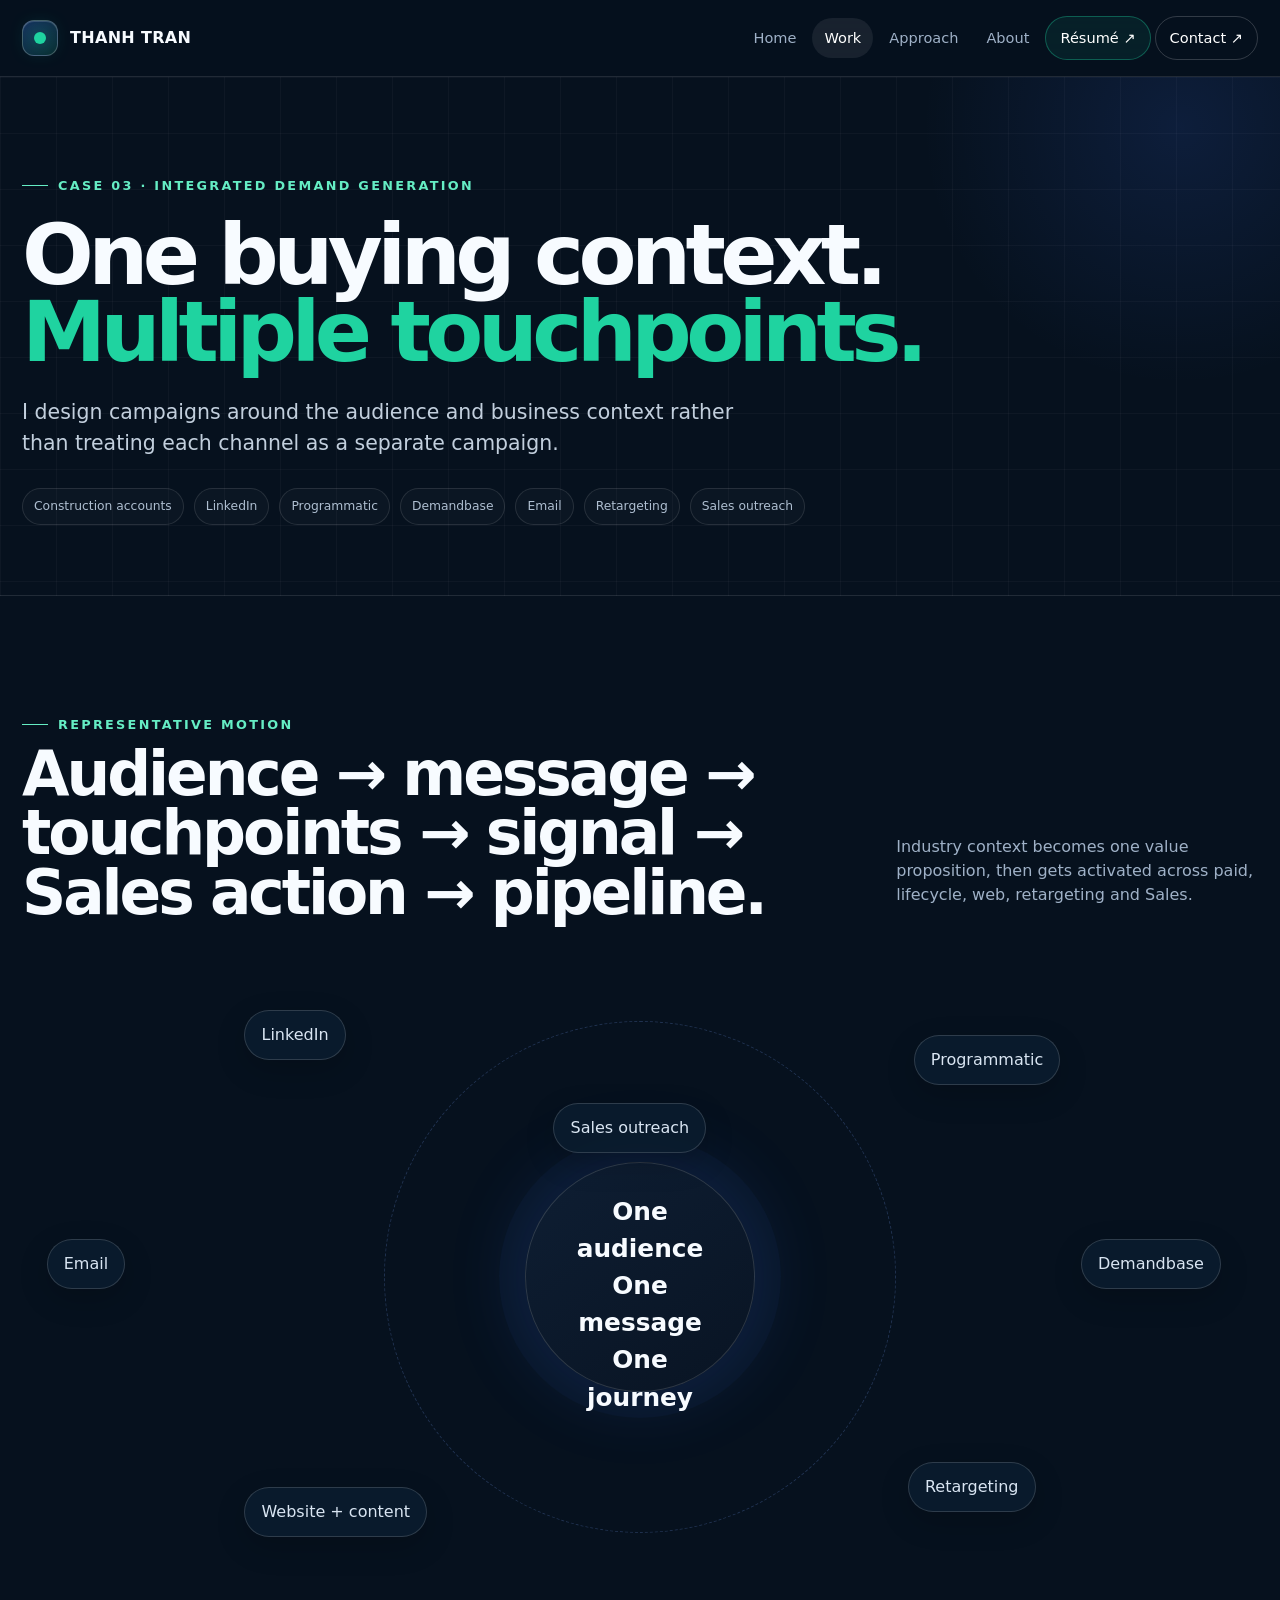
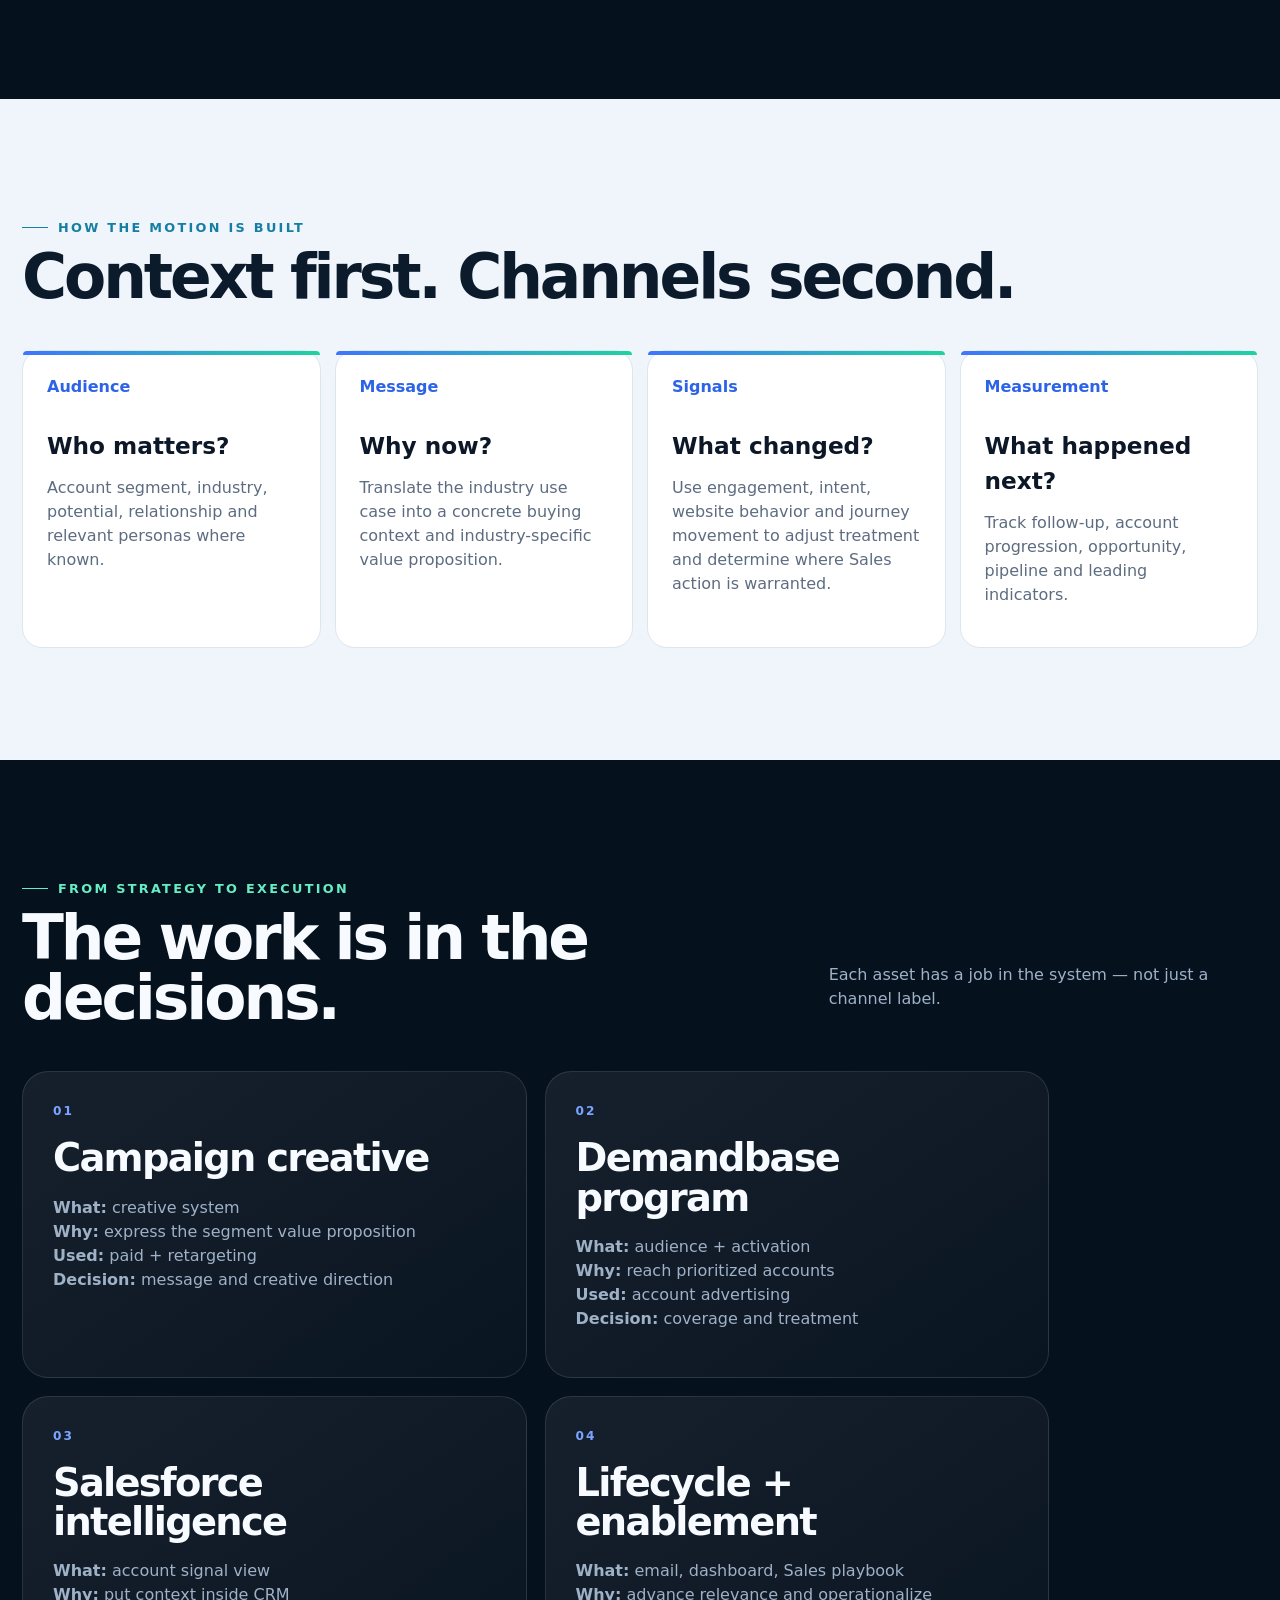
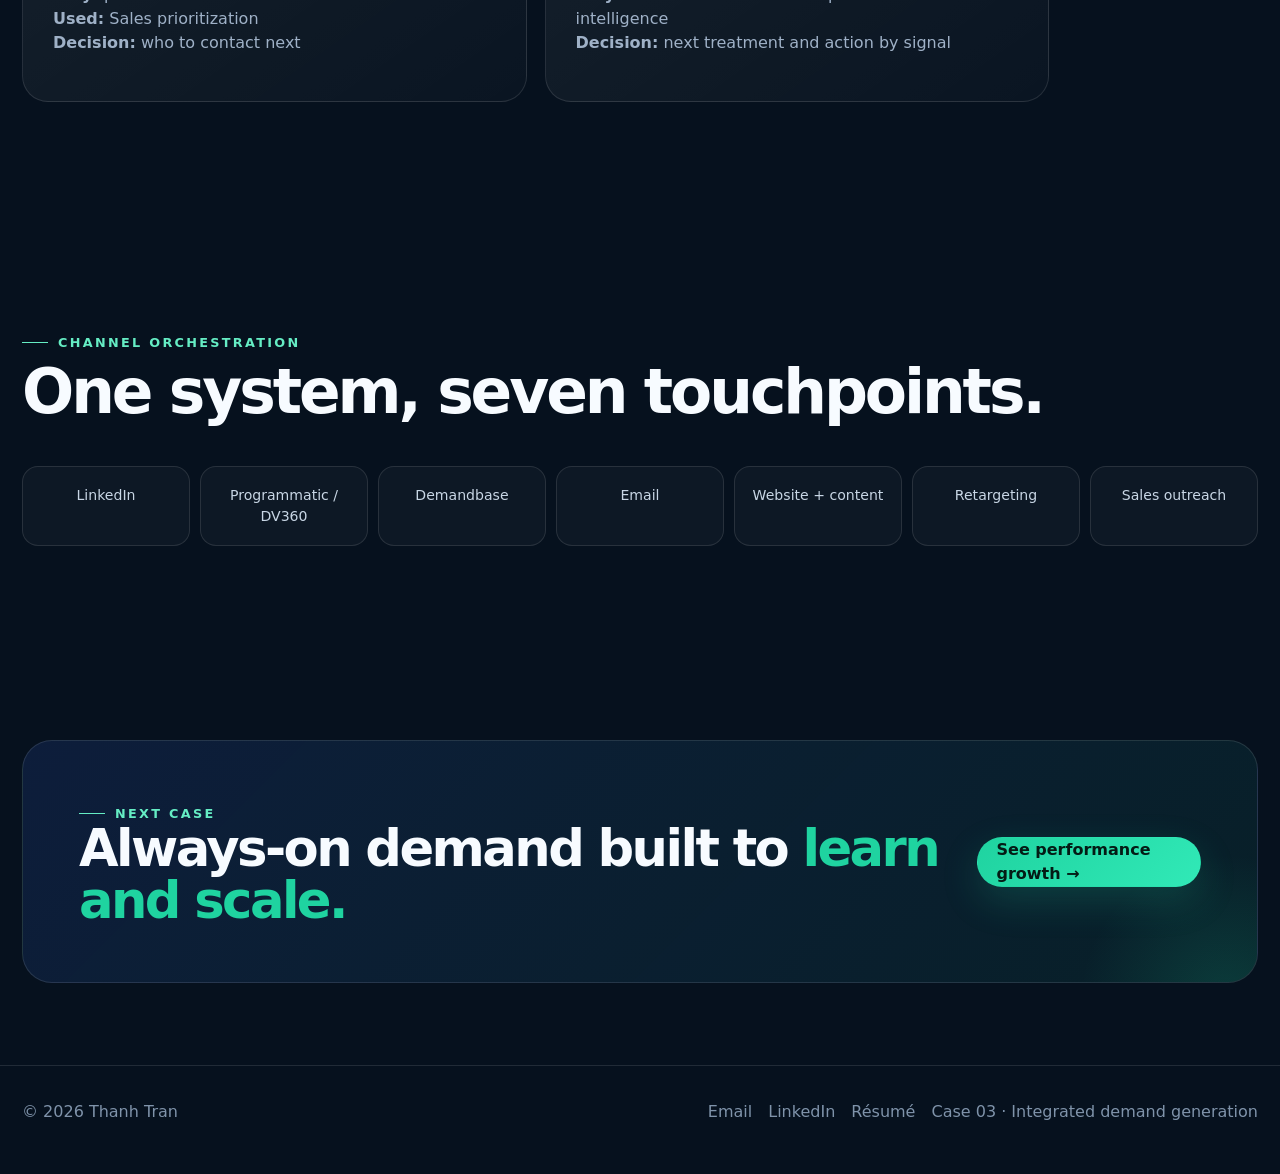
<file: case-demand-gen.html>
<!doctype html>
<html lang="en">
<head>
  <meta charset="utf-8">
  <meta name="viewport" content="width=device-width,initial-scale=1">
  <meta name="description" content="Case study: integrated B2B demand generation around one buying context and multiple touchpoints.">
  <meta name="theme-color" content="#06111e">
  <meta property="og:title" content="Case Study — Integrated Demand Gen | Thanh Tran">
  <meta property="og:description" content="Case study: integrated B2B demand generation around one buying context and multiple touchpoints.">
  <meta property="og:type" content="website">
  <title>Case Study — Integrated Demand Gen | Thanh Tran</title>
  <link rel="icon" href="assets/favicon.svg" type="image/svg+xml">
  <link rel="stylesheet" href="assets/style.css">
</head><body>
<div class="scroll-progress" aria-hidden="true"></div>
<nav class="nav">
  <div class="container nav-inner">
    <a class="brand" href="index.html"><span class="brand-mark"><span></span></span><span>THANH TRAN</span></a>
    <button class="menu-btn" aria-label="Open navigation">☰</button>
    <div class="nav-links">
      <a class="" href="index.html">Home</a>
      <a class="active" href="work.html">Work</a>
      <a class="" href="approach.html">Approach</a>
      <a class="" href="about.html">About</a>
      <a class="nav-cta nav-resume" href="assets/Thanh-Tran-Resume-Aug-2026.pdf" target="_blank" rel="noreferrer">Résumé ↗</a>
      <a class="nav-cta" href="about.html#contact">Contact ↗</a>
    </div>
  </div>
</nav><main>
<section class="page-hero grid-bg"><div class="container reveal"><div class="kicker">Case 03 · Integrated Demand Generation</div><h1>One buying context. <span class="accent">Multiple touchpoints.</span></h1><p class="lead">I design campaigns around the audience and business context rather than treating each channel as a separate campaign.</p><div class="page-meta"><span>Construction accounts</span><span>LinkedIn</span><span>Programmatic</span><span>Demandbase</span><span>Email</span><span>Retargeting</span><span>Sales outreach</span></div></div></section>
<section><div class="container"><div class="section-head reveal"><div><div class="kicker">Representative motion</div><h2 class="section-title">Audience → message → touchpoints → signal → Sales action → pipeline.</h2></div><p class="section-copy">Industry context becomes one value proposition, then gets activated across paid, lifecycle, web, retargeting and Sales.</p></div><div class="orbit-wrap reveal"><div class="orbit-core">One audience<br>One message<br>One journey</div><span class="orbit-item">LinkedIn</span><span class="orbit-item">Programmatic</span><span class="orbit-item">Demandbase</span><span class="orbit-item">Retargeting</span><span class="orbit-item">Website + content</span><span class="orbit-item">Email</span><span class="orbit-item">Sales outreach</span></div></div></section>
<section class="light-section"><div class="container"><div class="section-head reveal"><div><div class="kicker">How the motion is built</div><h2 class="section-title">Context first. Channels second.</h2></div></div><div class="system-grid reveal-stagger reveal"><div class="system-card"><b>Audience</b><h3>Who matters?</h3><p>Account segment, industry, potential, relationship and relevant personas where known.</p></div><div class="system-card"><b>Message</b><h3>Why now?</h3><p>Translate the industry use case into a concrete buying context and industry-specific value proposition.</p></div><div class="system-card"><b>Signals</b><h3>What changed?</h3><p>Use engagement, intent, website behavior and journey movement to adjust treatment and determine where Sales action is warranted.</p></div><div class="system-card"><b>Measurement</b><h3>What happened next?</h3><p>Track follow-up, account progression, opportunity, pipeline and leading indicators.</p></div></div></div></section>
<section><div class="container"><div class="section-head reveal"><div><div class="kicker">From strategy to execution</div><h2 class="section-title">The work is in the decisions.</h2></div><p class="section-copy">Each asset has a job in the system — not just a channel label.</p></div><div class="case-grid"><div class="case-card slim reveal" style="min-height:300px"><div><div class="case-number">01</div><h3>Campaign creative</h3><p><b>What:</b> creative system<br><b>Why:</b> express the segment value proposition<br><b>Used:</b> paid + retargeting<br><b>Decision:</b> message and creative direction</p></div></div><div class="case-card slim reveal" style="min-height:300px"><div><div class="case-number">02</div><h3>Demandbase program</h3><p><b>What:</b> audience + activation<br><b>Why:</b> reach prioritized accounts<br><b>Used:</b> account advertising<br><b>Decision:</b> coverage and treatment</p></div></div><div class="case-card slim reveal" style="min-height:300px"><div><div class="case-number">03</div><h3>Salesforce intelligence</h3><p><b>What:</b> account signal view<br><b>Why:</b> put context inside CRM<br><b>Used:</b> Sales prioritization<br><b>Decision:</b> who to contact next</p></div></div><div class="case-card slim reveal" style="min-height:300px"><div><div class="case-number">04</div><h3>Lifecycle + enablement</h3><p><b>What:</b> email, dashboard, Sales playbook<br><b>Why:</b> advance relevance and operationalize intelligence<br><b>Decision:</b> next treatment and action by signal</p></div></div></div></div></section>
<section><div class="container"><div class="section-head reveal"><div><div class="kicker">Channel orchestration</div><h2 class="section-title">One system, seven touchpoints.</h2></div></div><div class="touchpoints reveal"><div class="touchpoint">LinkedIn</div><div class="touchpoint">Programmatic / DV360</div><div class="touchpoint">Demandbase</div><div class="touchpoint">Email</div><div class="touchpoint">Website + content</div><div class="touchpoint">Retargeting</div><div class="touchpoint">Sales outreach</div></div></div></section>
<section class="cta"><div class="container"><div class="cta-box reveal"><div><div class="kicker">Next case</div><h2>Always-on demand built to <span style="color:var(--teal)">learn and scale.</span></h2></div><a class="btn btn-primary" href="case-performance-growth.html">See performance growth →</a></div></div></section>
</main><footer class="footer"><div class="container footer-inner"><span>© <span data-year></span> Thanh Tran</span><div class="footer-links"><a href="mailto:tnpthanh.work@gmail.com">Email</a><a href="https://www.linkedin.com/in/thanhtran-me" target="_blank" rel="noreferrer">LinkedIn</a><a href="assets/Thanh-Tran-Resume-Aug-2026.pdf" target="_blank" rel="noreferrer">Résumé</a><span>Case 03 · Integrated demand generation</span></div></div></footer><script src="assets/site.js"></script></body></html>
</file>
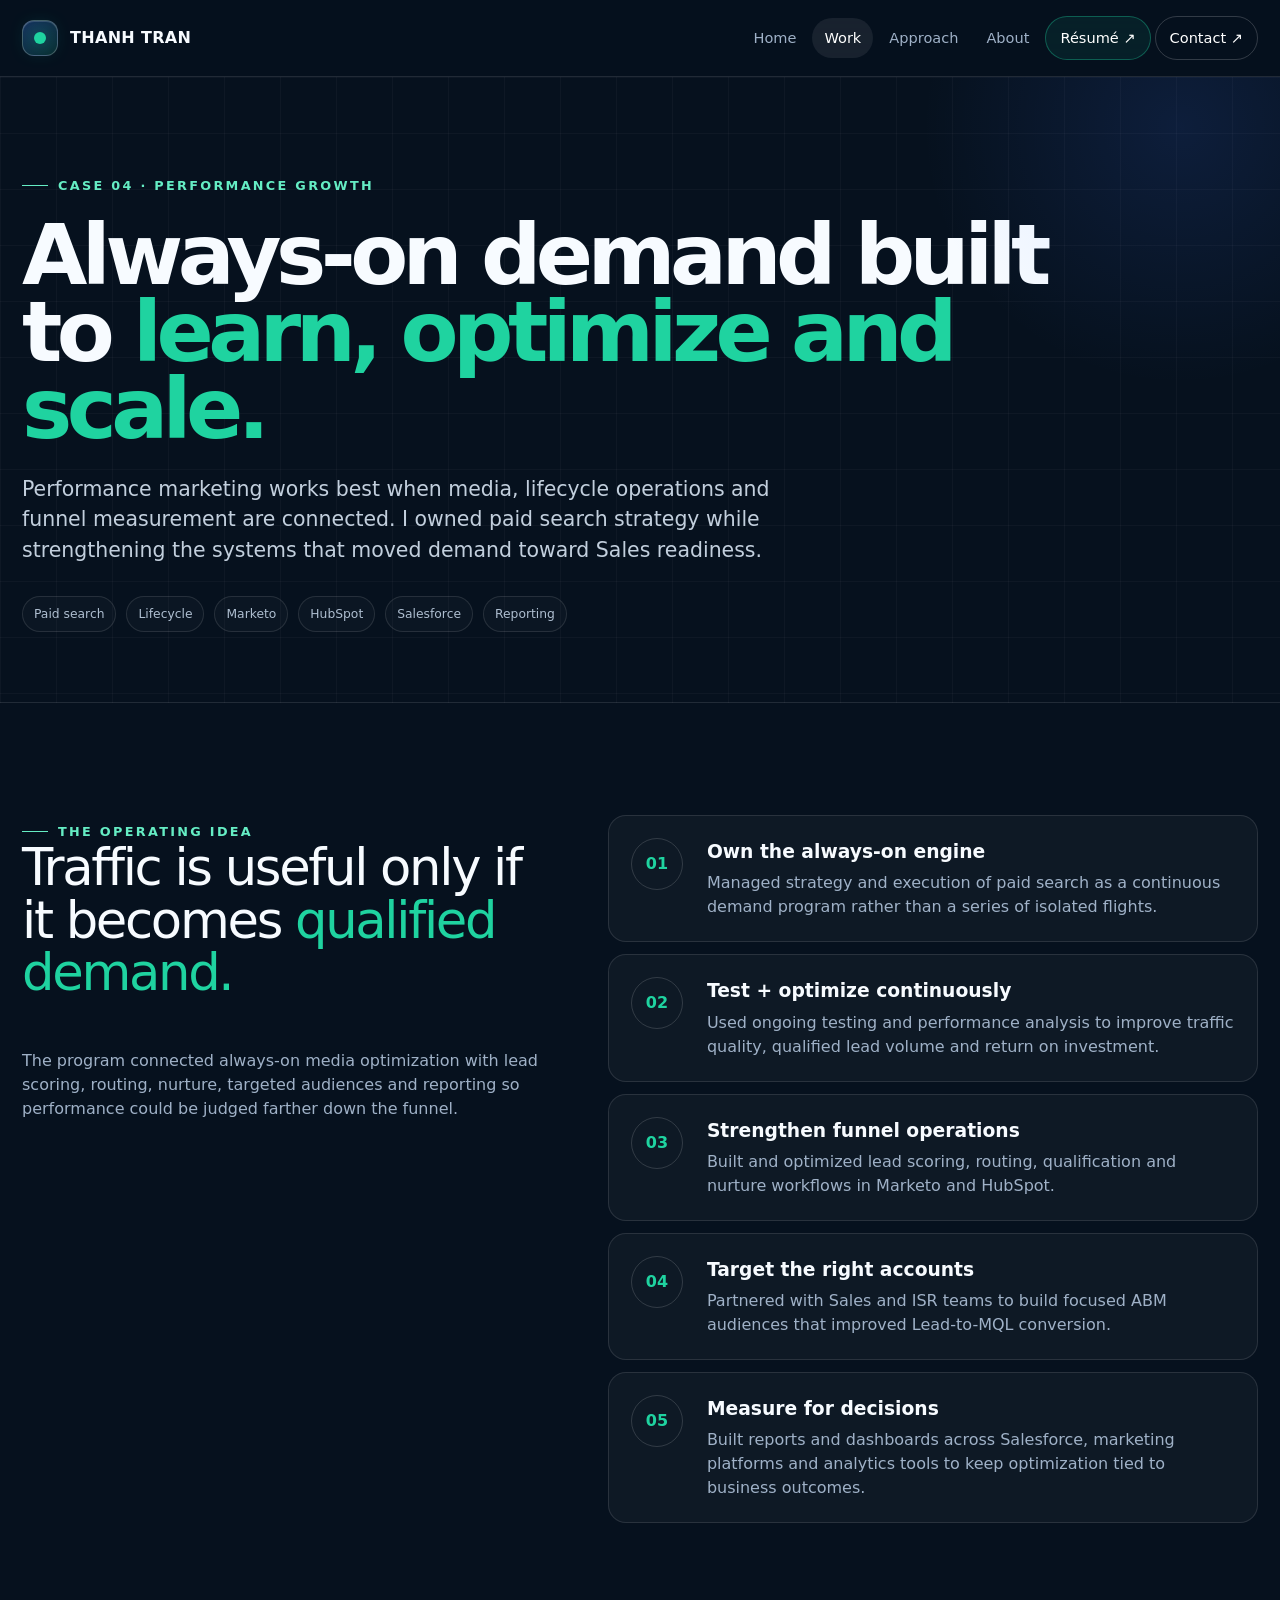
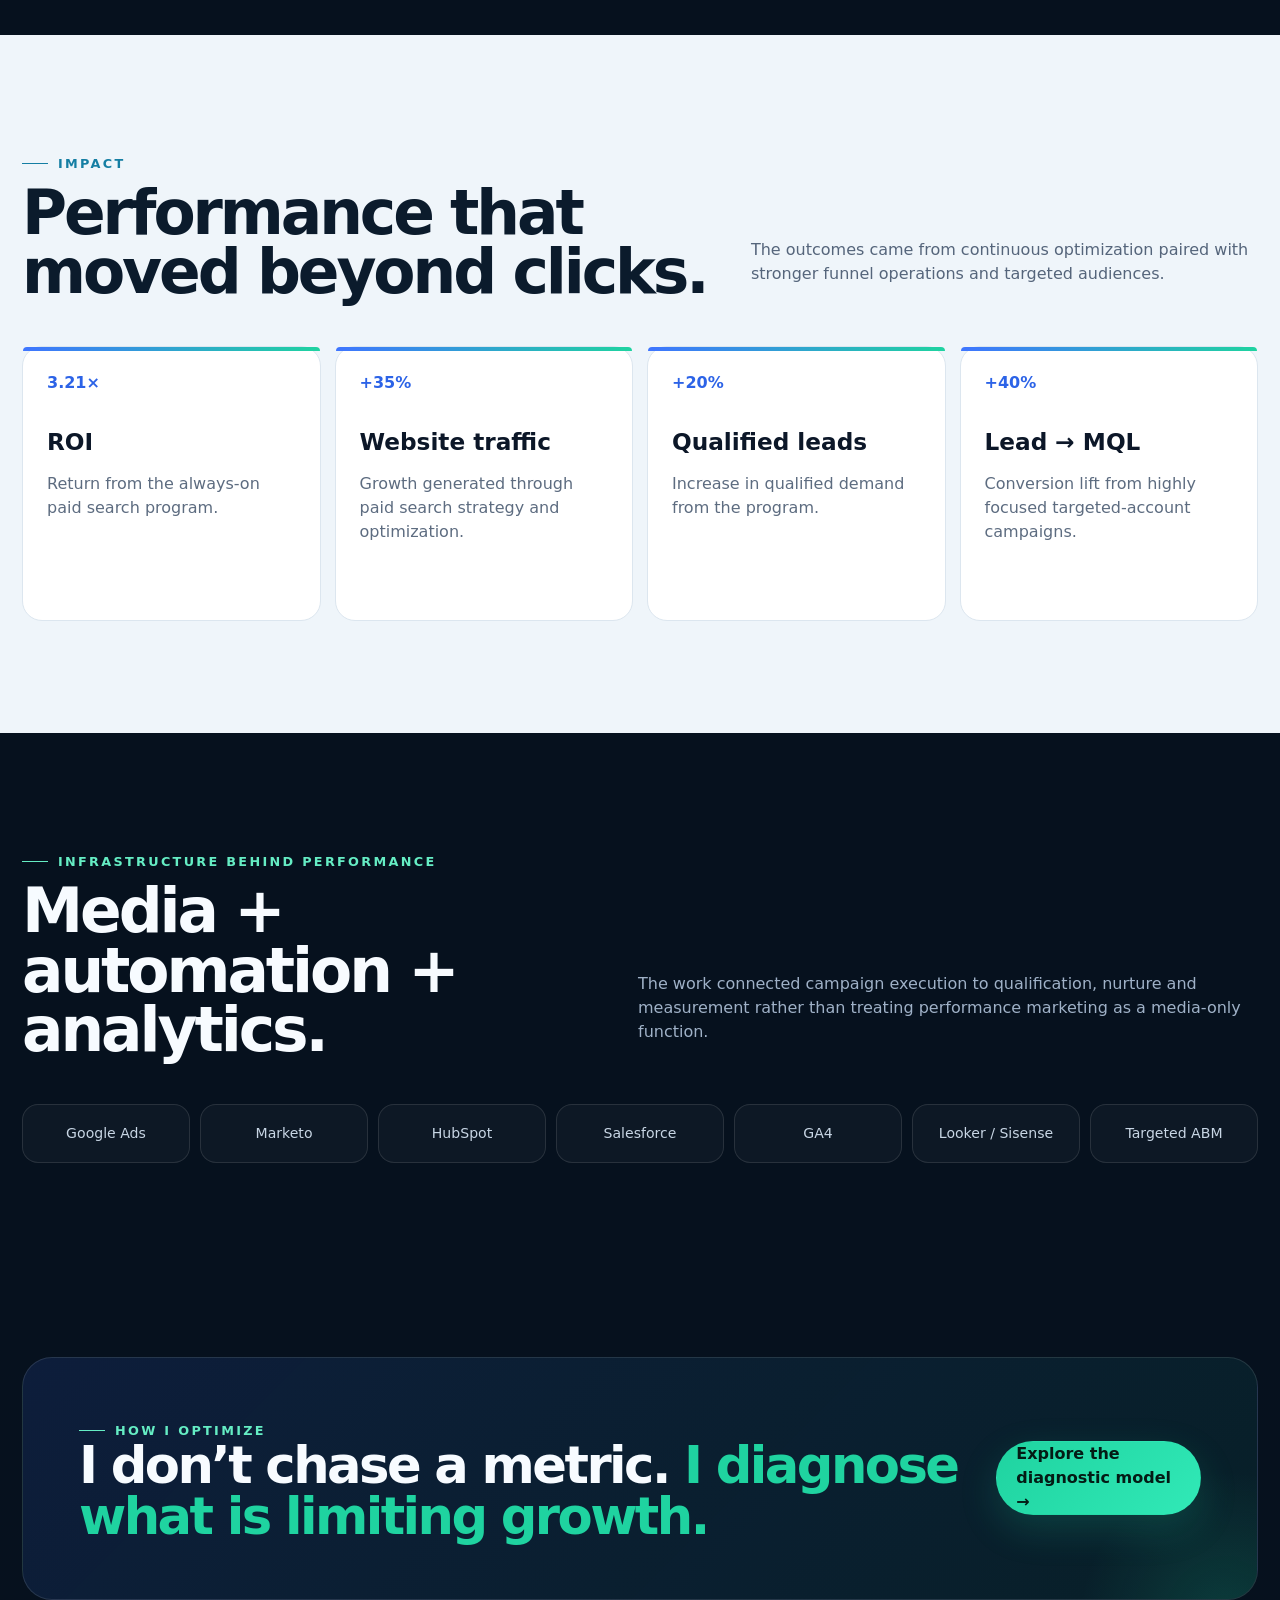
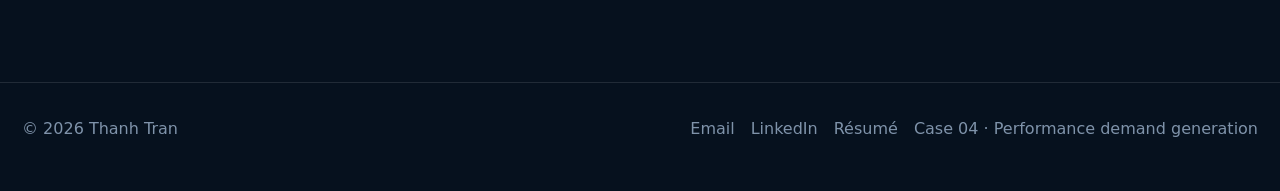
<file: case-performance-growth.html>
<!doctype html>
<html lang="en">
<head>
  <meta charset="utf-8">
  <meta name="viewport" content="width=device-width,initial-scale=1">
  <meta name="description" content="Case study: always-on B2B performance demand generation, paid search optimization and funnel operations.">
  <meta name="theme-color" content="#06111e">
  <meta property="og:title" content="Case Study — Performance Growth | Thanh Tran">
  <meta property="og:description" content="Case study: always-on B2B performance demand generation, paid search optimization and funnel operations.">
  <meta property="og:type" content="website">
  <title>Case Study — Performance Growth | Thanh Tran</title>
  <link rel="icon" href="assets/favicon.svg" type="image/svg+xml">
  <link rel="stylesheet" href="assets/style.css">
</head><body>
<div class="scroll-progress" aria-hidden="true"></div>
<nav class="nav">
  <div class="container nav-inner">
    <a class="brand" href="index.html"><span class="brand-mark"><span></span></span><span>THANH TRAN</span></a>
    <button class="menu-btn" aria-label="Open navigation">☰</button>
    <div class="nav-links">
      <a class="" href="index.html">Home</a>
      <a class="active" href="work.html">Work</a>
      <a class="" href="approach.html">Approach</a>
      <a class="" href="about.html">About</a>
      <a class="nav-cta nav-resume" href="assets/Thanh-Tran-Resume-Aug-2026.pdf" target="_blank" rel="noreferrer">Résumé ↗</a>
      <a class="nav-cta" href="about.html#contact">Contact ↗</a>
    </div>
  </div>
</nav><main>
<section class="page-hero grid-bg"><div class="container reveal"><div class="kicker">Case 04 · Performance Growth</div><h1>Always-on demand built to <span class="accent">learn, optimize and scale.</span></h1><p class="lead">Performance marketing works best when media, lifecycle operations and funnel measurement are connected. I owned paid search strategy while strengthening the systems that moved demand toward Sales readiness.</p><div class="page-meta"><span>Paid search</span><span>Lifecycle</span><span>Marketo</span><span>HubSpot</span><span>Salesforce</span><span>Reporting</span></div></div></section>
<section><div class="container split"><div class="sticky reveal"><div class="kicker">The operating idea</div><p class="quote">Traffic is useful only if it becomes <em>qualified demand.</em></p><p class="section-copy">The program connected always-on media optimization with lead scoring, routing, nurture, targeted audiences and reporting so performance could be judged farther down the funnel.</p></div><div class="flow reveal"><div class="flow-step"><div class="step-no">01</div><div><h3>Own the always-on engine</h3><p>Managed strategy and execution of paid search as a continuous demand program rather than a series of isolated flights.</p></div></div><div class="flow-step"><div class="step-no">02</div><div><h3>Test + optimize continuously</h3><p>Used ongoing testing and performance analysis to improve traffic quality, qualified lead volume and return on investment.</p></div></div><div class="flow-step"><div class="step-no">03</div><div><h3>Strengthen funnel operations</h3><p>Built and optimized lead scoring, routing, qualification and nurture workflows in Marketo and HubSpot.</p></div></div><div class="flow-step"><div class="step-no">04</div><div><h3>Target the right accounts</h3><p>Partnered with Sales and ISR teams to build focused ABM audiences that improved Lead-to-MQL conversion.</p></div></div><div class="flow-step"><div class="step-no">05</div><div><h3>Measure for decisions</h3><p>Built reports and dashboards across Salesforce, marketing platforms and analytics tools to keep optimization tied to business outcomes.</p></div></div></div></div></section>
<section class="light-section"><div class="container"><div class="section-head reveal"><div><div class="kicker">Impact</div><h2 class="section-title">Performance that moved beyond clicks.</h2></div><p class="section-copy">The outcomes came from continuous optimization paired with stronger funnel operations and targeted audiences.</p></div><div class="system-grid reveal-stagger reveal"><div class="system-card"><b>3.21×</b><h3>ROI</h3><p>Return from the always-on paid search program.</p></div><div class="system-card"><b>+35%</b><h3>Website traffic</h3><p>Growth generated through paid search strategy and optimization.</p></div><div class="system-card"><b>+20%</b><h3>Qualified leads</h3><p>Increase in qualified demand from the program.</p></div><div class="system-card"><b>+40%</b><h3>Lead → MQL</h3><p>Conversion lift from highly focused targeted-account campaigns.</p></div></div></div></section>
<section><div class="container"><div class="section-head reveal"><div><div class="kicker">Infrastructure behind performance</div><h2 class="section-title">Media + automation + analytics.</h2></div><p class="section-copy">The work connected campaign execution to qualification, nurture and measurement rather than treating performance marketing as a media-only function.</p></div><div class="touchpoints reveal"><div class="touchpoint">Google Ads</div><div class="touchpoint">Marketo</div><div class="touchpoint">HubSpot</div><div class="touchpoint">Salesforce</div><div class="touchpoint">GA4</div><div class="touchpoint">Looker / Sisense</div><div class="touchpoint">Targeted ABM</div></div></div></section>
<section class="cta"><div class="container"><div class="cta-box reveal"><div><div class="kicker">How I optimize</div><h2>I don’t chase a metric. <span style="color:var(--teal)">I diagnose what is limiting growth.</span></h2></div><a class="btn btn-primary" href="approach.html">Explore the diagnostic model →</a></div></div></section>
</main><footer class="footer"><div class="container footer-inner"><span>© <span data-year></span> Thanh Tran</span><div class="footer-links"><a href="mailto:tnpthanh.work@gmail.com">Email</a><a href="https://www.linkedin.com/in/thanhtran-me" target="_blank" rel="noreferrer">LinkedIn</a><a href="assets/Thanh-Tran-Resume-Aug-2026.pdf" target="_blank" rel="noreferrer">Résumé</a><span>Case 04 · Performance demand generation</span></div></div></footer><script src="assets/site.js"></script></body></html>
</file>
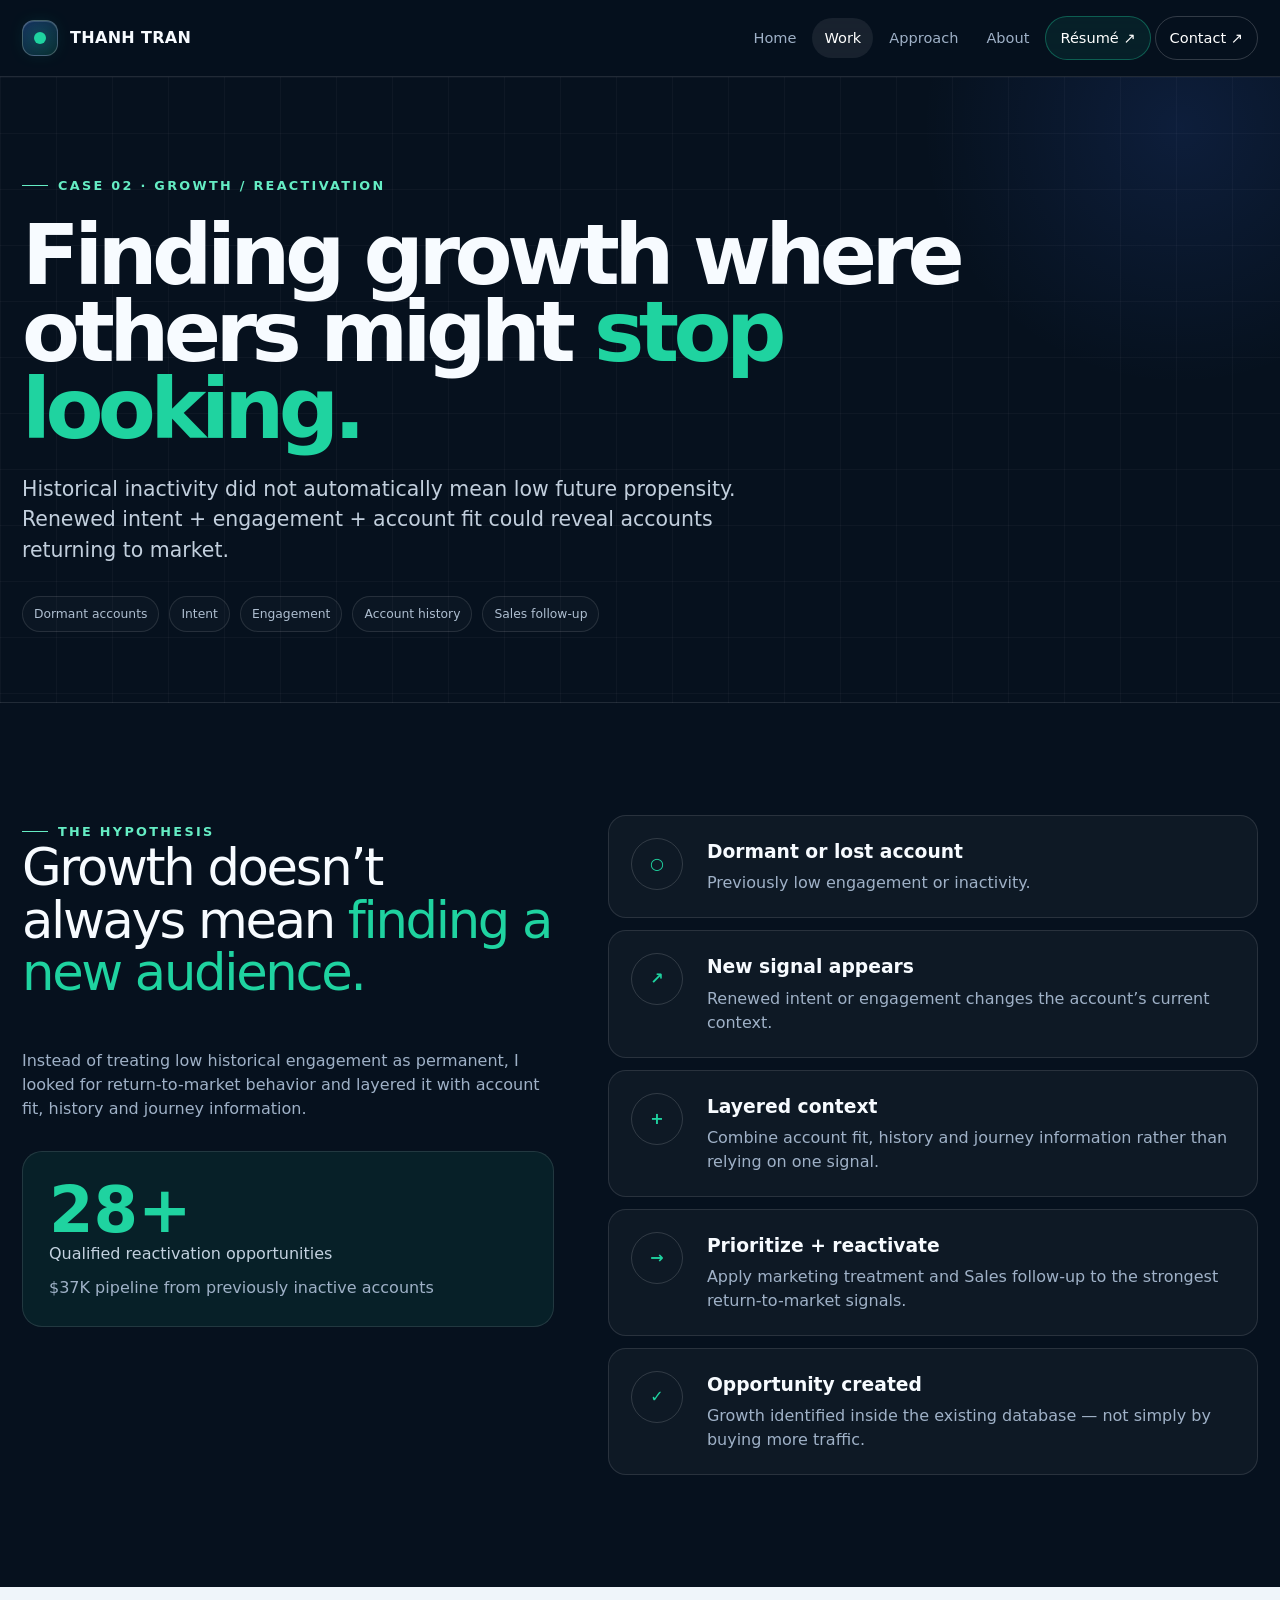
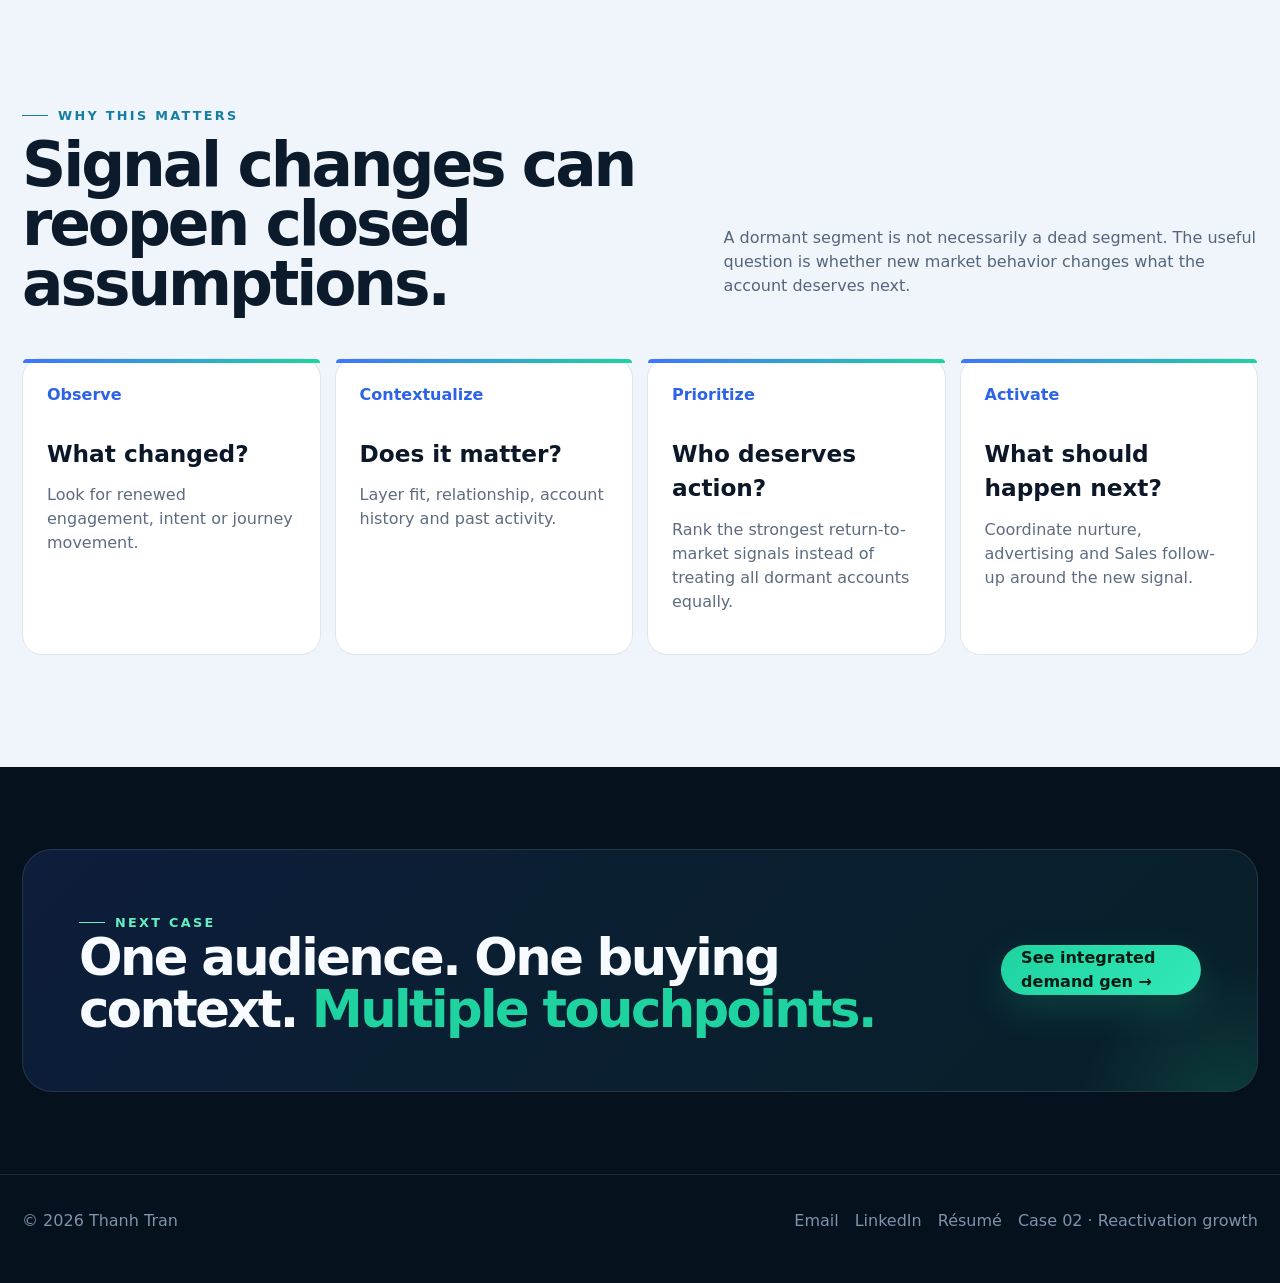
<file: case-reactivation.html>
<!doctype html>
<html lang="en">
<head>
  <meta charset="utf-8">
  <meta name="viewport" content="width=device-width,initial-scale=1">
  <meta name="description" content="Case study: reactivating previously inactive B2B accounts through renewed buying signals.">
  <meta name="theme-color" content="#06111e">
  <meta property="og:title" content="Case Study — Reactivation | Thanh Tran">
  <meta property="og:description" content="Case study: reactivating previously inactive B2B accounts through renewed buying signals.">
  <meta property="og:type" content="website">
  <title>Case Study — Reactivation | Thanh Tran</title>
  <link rel="icon" href="assets/favicon.svg" type="image/svg+xml">
  <link rel="stylesheet" href="assets/style.css">
</head><body>
<div class="scroll-progress" aria-hidden="true"></div>
<nav class="nav">
  <div class="container nav-inner">
    <a class="brand" href="index.html"><span class="brand-mark"><span></span></span><span>THANH TRAN</span></a>
    <button class="menu-btn" aria-label="Open navigation">☰</button>
    <div class="nav-links">
      <a class="" href="index.html">Home</a>
      <a class="active" href="work.html">Work</a>
      <a class="" href="approach.html">Approach</a>
      <a class="" href="about.html">About</a>
      <a class="nav-cta nav-resume" href="assets/Thanh-Tran-Resume-Aug-2026.pdf" target="_blank" rel="noreferrer">Résumé ↗</a>
      <a class="nav-cta" href="about.html#contact">Contact ↗</a>
    </div>
  </div>
</nav><main>
<section class="page-hero grid-bg"><div class="container reveal"><div class="kicker">Case 02 · Growth / Reactivation</div><h1>Finding growth where others might <span class="accent">stop looking.</span></h1><p class="lead">Historical inactivity did not automatically mean low future propensity. Renewed intent + engagement + account fit could reveal accounts returning to market.</p><div class="page-meta"><span>Dormant accounts</span><span>Intent</span><span>Engagement</span><span>Account history</span><span>Sales follow-up</span></div></div></section>
<section><div class="container split"><div class="sticky reveal"><div class="kicker">The hypothesis</div><p class="quote">Growth doesn’t always mean <em>finding a new audience.</em></p><p class="section-copy">Instead of treating low historical engagement as permanent, I looked for return-to-market behavior and layered it with account fit, history and journey information.</p><div style="margin-top:30px;padding:26px;border:1px solid var(--line);border-radius:20px;background:rgba(31,211,160,.08)"><strong style="display:block;font-size:4rem;color:var(--teal);line-height:1">28+</strong><span style="color:#c3d1df">Qualified reactivation opportunities</span><div style="margin-top:10px;color:var(--muted)">$37K pipeline from previously inactive accounts</div></div></div><div class="flow reveal"><div class="flow-step"><div class="step-no">○</div><div><h3>Dormant or lost account</h3><p>Previously low engagement or inactivity.</p></div></div><div class="flow-step"><div class="step-no">↗</div><div><h3>New signal appears</h3><p>Renewed intent or engagement changes the account’s current context.</p></div></div><div class="flow-step"><div class="step-no">+</div><div><h3>Layered context</h3><p>Combine account fit, history and journey information rather than relying on one signal.</p></div></div><div class="flow-step"><div class="step-no">→</div><div><h3>Prioritize + reactivate</h3><p>Apply marketing treatment and Sales follow-up to the strongest return-to-market signals.</p></div></div><div class="flow-step"><div class="step-no">✓</div><div><h3>Opportunity created</h3><p>Growth identified inside the existing database — not simply by buying more traffic.</p></div></div></div></div></section>
<section class="light-section"><div class="container"><div class="section-head reveal"><div><div class="kicker">Why this matters</div><h2 class="section-title">Signal changes can reopen closed assumptions.</h2></div><p class="section-copy">A dormant segment is not necessarily a dead segment. The useful question is whether new market behavior changes what the account deserves next.</p></div><div class="system-grid reveal-stagger reveal"><div class="system-card"><b>Observe</b><h3>What changed?</h3><p>Look for renewed engagement, intent or journey movement.</p></div><div class="system-card"><b>Contextualize</b><h3>Does it matter?</h3><p>Layer fit, relationship, account history and past activity.</p></div><div class="system-card"><b>Prioritize</b><h3>Who deserves action?</h3><p>Rank the strongest return-to-market signals instead of treating all dormant accounts equally.</p></div><div class="system-card"><b>Activate</b><h3>What should happen next?</h3><p>Coordinate nurture, advertising and Sales follow-up around the new signal.</p></div></div></div></section>
<section class="cta"><div class="container"><div class="cta-box reveal"><div><div class="kicker">Next case</div><h2>One audience. One buying context. <span style="color:var(--teal)">Multiple touchpoints.</span></h2></div><a class="btn btn-primary" href="case-demand-gen.html">See integrated demand gen →</a></div></div></section>
</main><footer class="footer"><div class="container footer-inner"><span>© <span data-year></span> Thanh Tran</span><div class="footer-links"><a href="mailto:tnpthanh.work@gmail.com">Email</a><a href="https://www.linkedin.com/in/thanhtran-me" target="_blank" rel="noreferrer">LinkedIn</a><a href="assets/Thanh-Tran-Resume-Aug-2026.pdf" target="_blank" rel="noreferrer">Résumé</a><span>Case 02 · Reactivation growth</span></div></div></footer><script src="assets/site.js"></script></body></html>
</file>
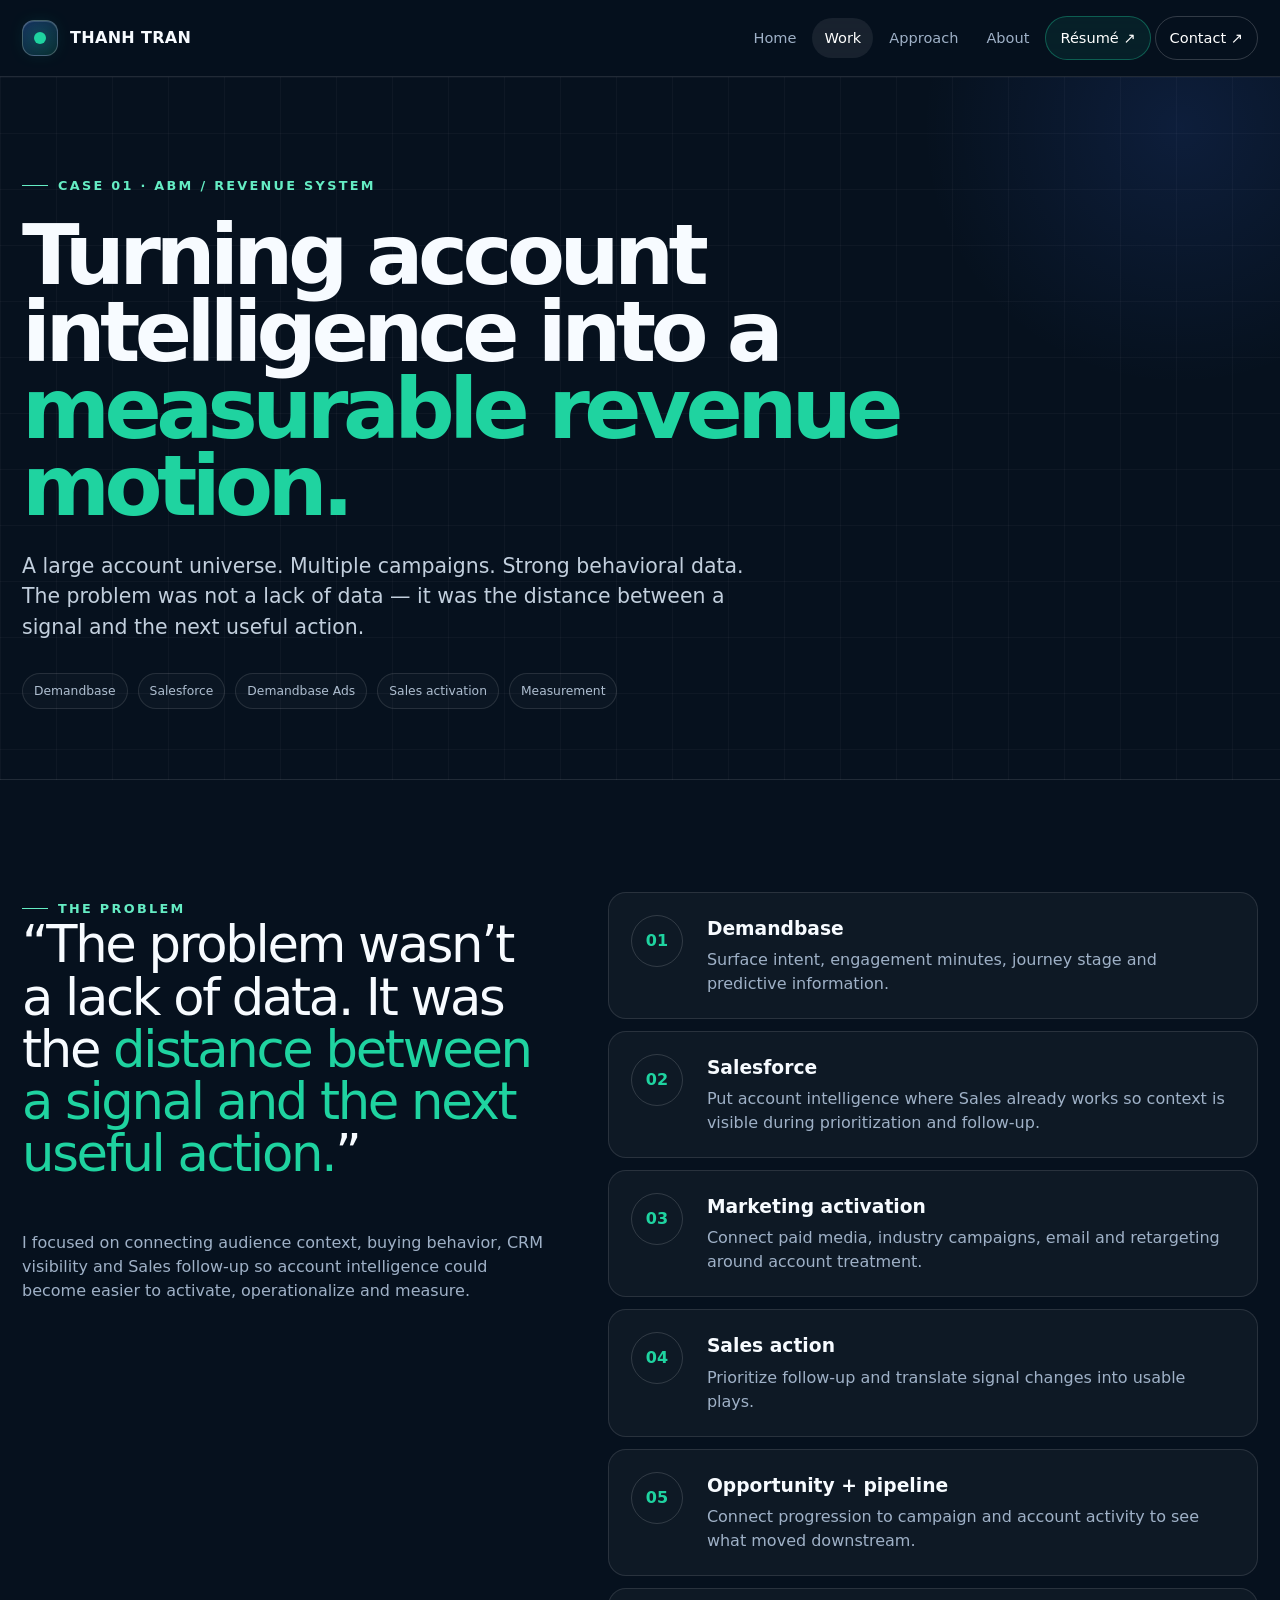
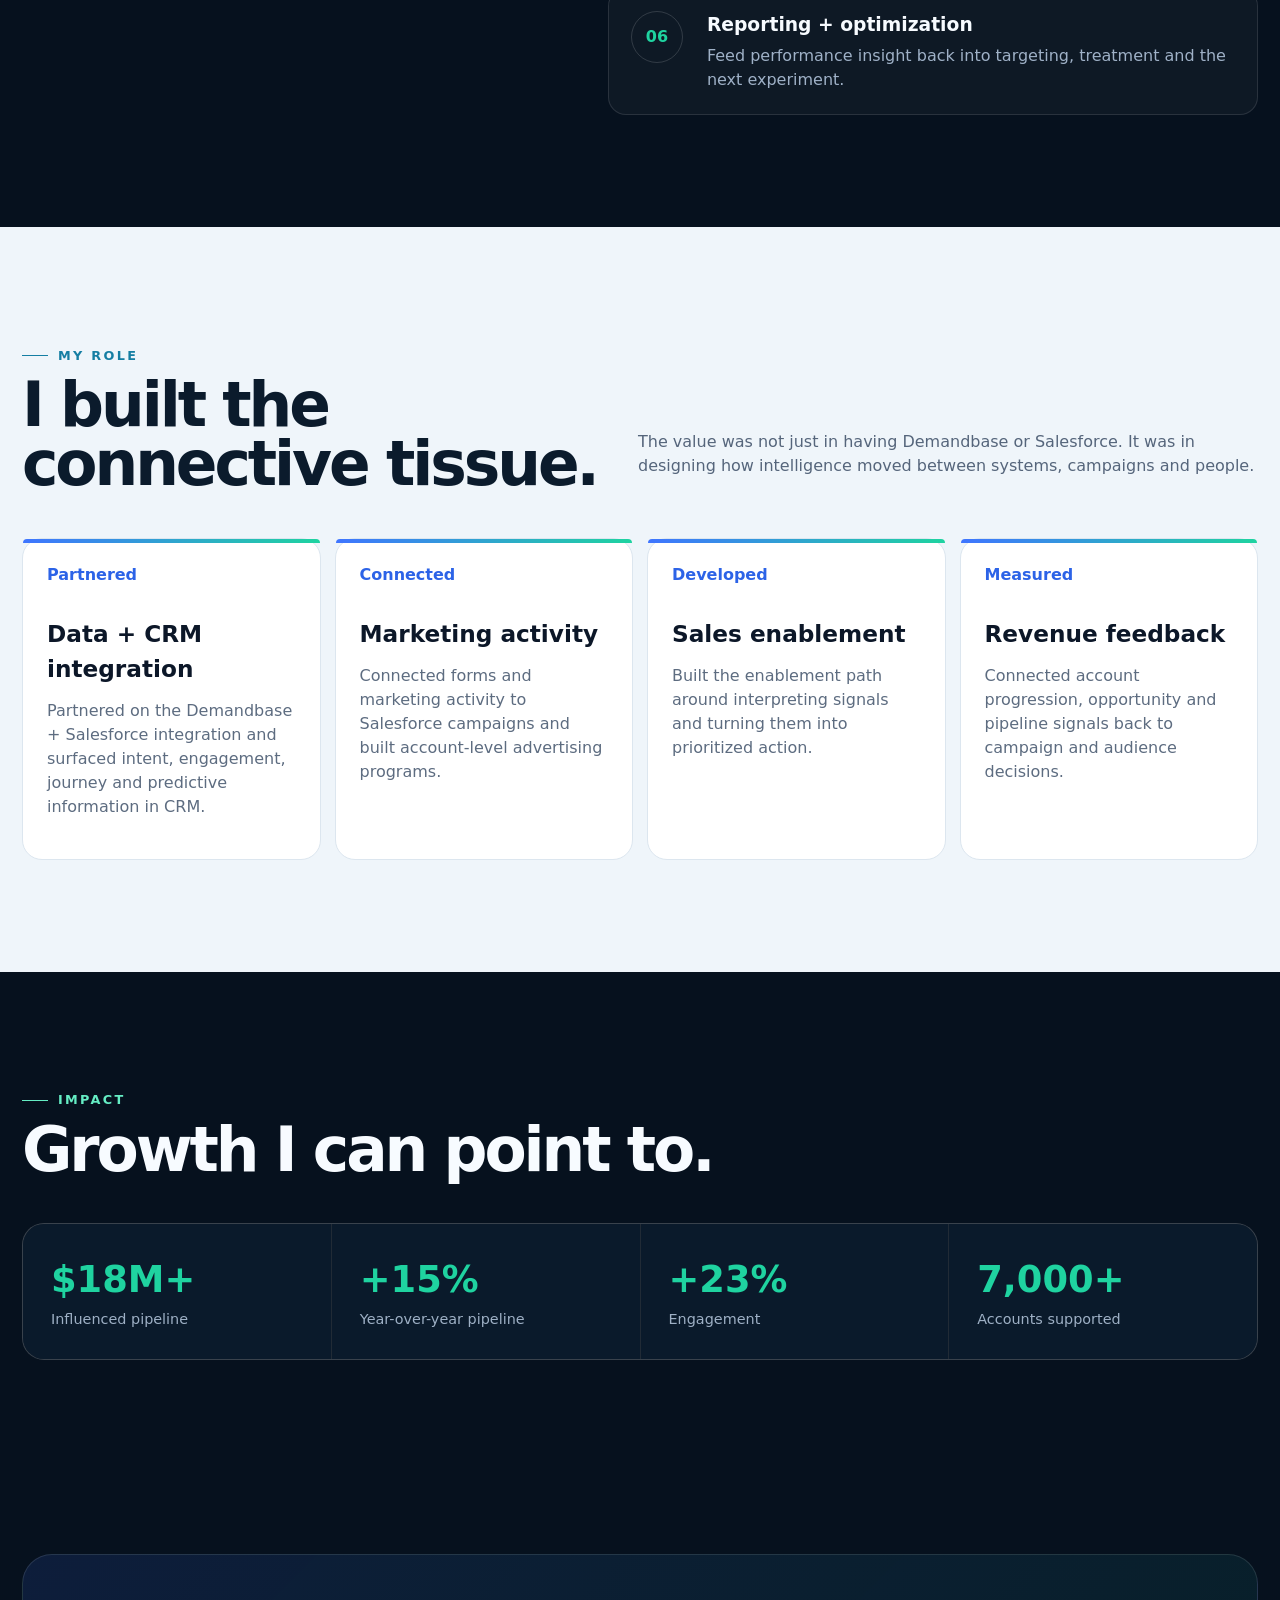
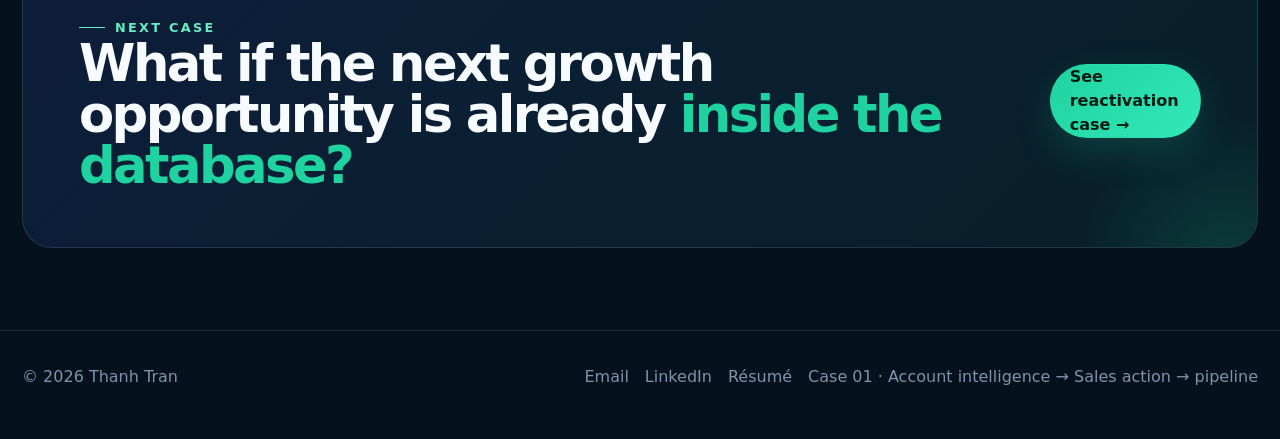
<file: case-revenue-engine.html>
<!doctype html>
<html lang="en">
<head>
  <meta charset="utf-8">
  <meta name="viewport" content="width=device-width,initial-scale=1">
  <meta name="description" content="Case study: turning account intelligence into a measurable B2B revenue motion.">
  <meta name="theme-color" content="#06111e">
  <meta property="og:title" content="Case Study — Revenue Engine | Thanh Tran">
  <meta property="og:description" content="Case study: turning account intelligence into a measurable B2B revenue motion.">
  <meta property="og:type" content="website">
  <title>Case Study — Revenue Engine | Thanh Tran</title>
  <link rel="icon" href="assets/favicon.svg" type="image/svg+xml">
  <link rel="stylesheet" href="assets/style.css">
</head><body>
<div class="scroll-progress" aria-hidden="true"></div>
<nav class="nav">
  <div class="container nav-inner">
    <a class="brand" href="index.html"><span class="brand-mark"><span></span></span><span>THANH TRAN</span></a>
    <button class="menu-btn" aria-label="Open navigation">☰</button>
    <div class="nav-links">
      <a class="" href="index.html">Home</a>
      <a class="active" href="work.html">Work</a>
      <a class="" href="approach.html">Approach</a>
      <a class="" href="about.html">About</a>
      <a class="nav-cta nav-resume" href="assets/Thanh-Tran-Resume-Aug-2026.pdf" target="_blank" rel="noreferrer">Résumé ↗</a>
      <a class="nav-cta" href="about.html#contact">Contact ↗</a>
    </div>
  </div>
</nav><main>
<section class="page-hero grid-bg"><div class="container reveal"><div class="kicker">Case 01 · ABM / Revenue System</div><h1>Turning account intelligence into a <span class="accent">measurable revenue motion.</span></h1><p class="lead">A large account universe. Multiple campaigns. Strong behavioral data. The problem was not a lack of data — it was the distance between a signal and the next useful action.</p><div class="page-meta"><span>Demandbase</span><span>Salesforce</span><span>Demandbase Ads</span><span>Sales activation</span><span>Measurement</span></div></div></section>
<section><div class="container split"><div class="sticky reveal"><div class="kicker">The problem</div><p class="quote">“The problem wasn’t a lack of data. It was the <em>distance between a signal and the next useful action.</em>”</p><p class="section-copy">I focused on connecting audience context, buying behavior, CRM visibility and Sales follow-up so account intelligence could become easier to activate, operationalize and measure.</p></div><div class="flow reveal"><div class="flow-step"><div class="step-no">01</div><div><h3>Demandbase</h3><p>Surface intent, engagement minutes, journey stage and predictive information.</p></div></div><div class="flow-step"><div class="step-no">02</div><div><h3>Salesforce</h3><p>Put account intelligence where Sales already works so context is visible during prioritization and follow-up.</p></div></div><div class="flow-step"><div class="step-no">03</div><div><h3>Marketing activation</h3><p>Connect paid media, industry campaigns, email and retargeting around account treatment.</p></div></div><div class="flow-step"><div class="step-no">04</div><div><h3>Sales action</h3><p>Prioritize follow-up and translate signal changes into usable plays.</p></div></div><div class="flow-step"><div class="step-no">05</div><div><h3>Opportunity + pipeline</h3><p>Connect progression to campaign and account activity to see what moved downstream.</p></div></div><div class="flow-step"><div class="step-no">06</div><div><h3>Reporting + optimization</h3><p>Feed performance insight back into targeting, treatment and the next experiment.</p></div></div></div></div></section>
<section class="light-section"><div class="container"><div class="section-head reveal"><div><div class="kicker">My role</div><h2 class="section-title">I built the connective tissue.</h2></div><p class="section-copy">The value was not just in having Demandbase or Salesforce. It was in designing how intelligence moved between systems, campaigns and people.</p></div><div class="system-grid reveal-stagger reveal"><div class="system-card"><b>Partnered</b><h3>Data + CRM integration</h3><p>Partnered on the Demandbase + Salesforce integration and surfaced intent, engagement, journey and predictive information in CRM.</p></div><div class="system-card"><b>Connected</b><h3>Marketing activity</h3><p>Connected forms and marketing activity to Salesforce campaigns and built account-level advertising programs.</p></div><div class="system-card"><b>Developed</b><h3>Sales enablement</h3><p>Built the enablement path around interpreting signals and turning them into prioritized action.</p></div><div class="system-card"><b>Measured</b><h3>Revenue feedback</h3><p>Connected account progression, opportunity and pipeline signals back to campaign and audience decisions.</p></div></div></div></section>
<section><div class="container"><div class="section-head reveal"><div><div class="kicker">Impact</div><h2 class="section-title">Growth I can point to.</h2></div></div><div class="result-band reveal"><div><strong>$18M+</strong><span>Influenced pipeline</span></div><div><strong>+15%</strong><span>Year-over-year pipeline</span></div><div><strong>+23%</strong><span>Engagement</span></div><div><strong>7,000+</strong><span>Accounts supported</span></div></div></div></section>
<section class="cta"><div class="container"><div class="cta-box reveal"><div><div class="kicker">Next case</div><h2>What if the next growth opportunity is already <span style="color:var(--teal)">inside the database?</span></h2></div><a class="btn btn-primary" href="case-reactivation.html">See reactivation case →</a></div></div></section>
</main><footer class="footer"><div class="container footer-inner"><span>© <span data-year></span> Thanh Tran</span><div class="footer-links"><a href="mailto:tnpthanh.work@gmail.com">Email</a><a href="https://www.linkedin.com/in/thanhtran-me" target="_blank" rel="noreferrer">LinkedIn</a><a href="assets/Thanh-Tran-Resume-Aug-2026.pdf" target="_blank" rel="noreferrer">Résumé</a><span>Case 01 · Account intelligence → Sales action → pipeline</span></div></div></footer><script src="assets/site.js"></script></body></html>
</file>
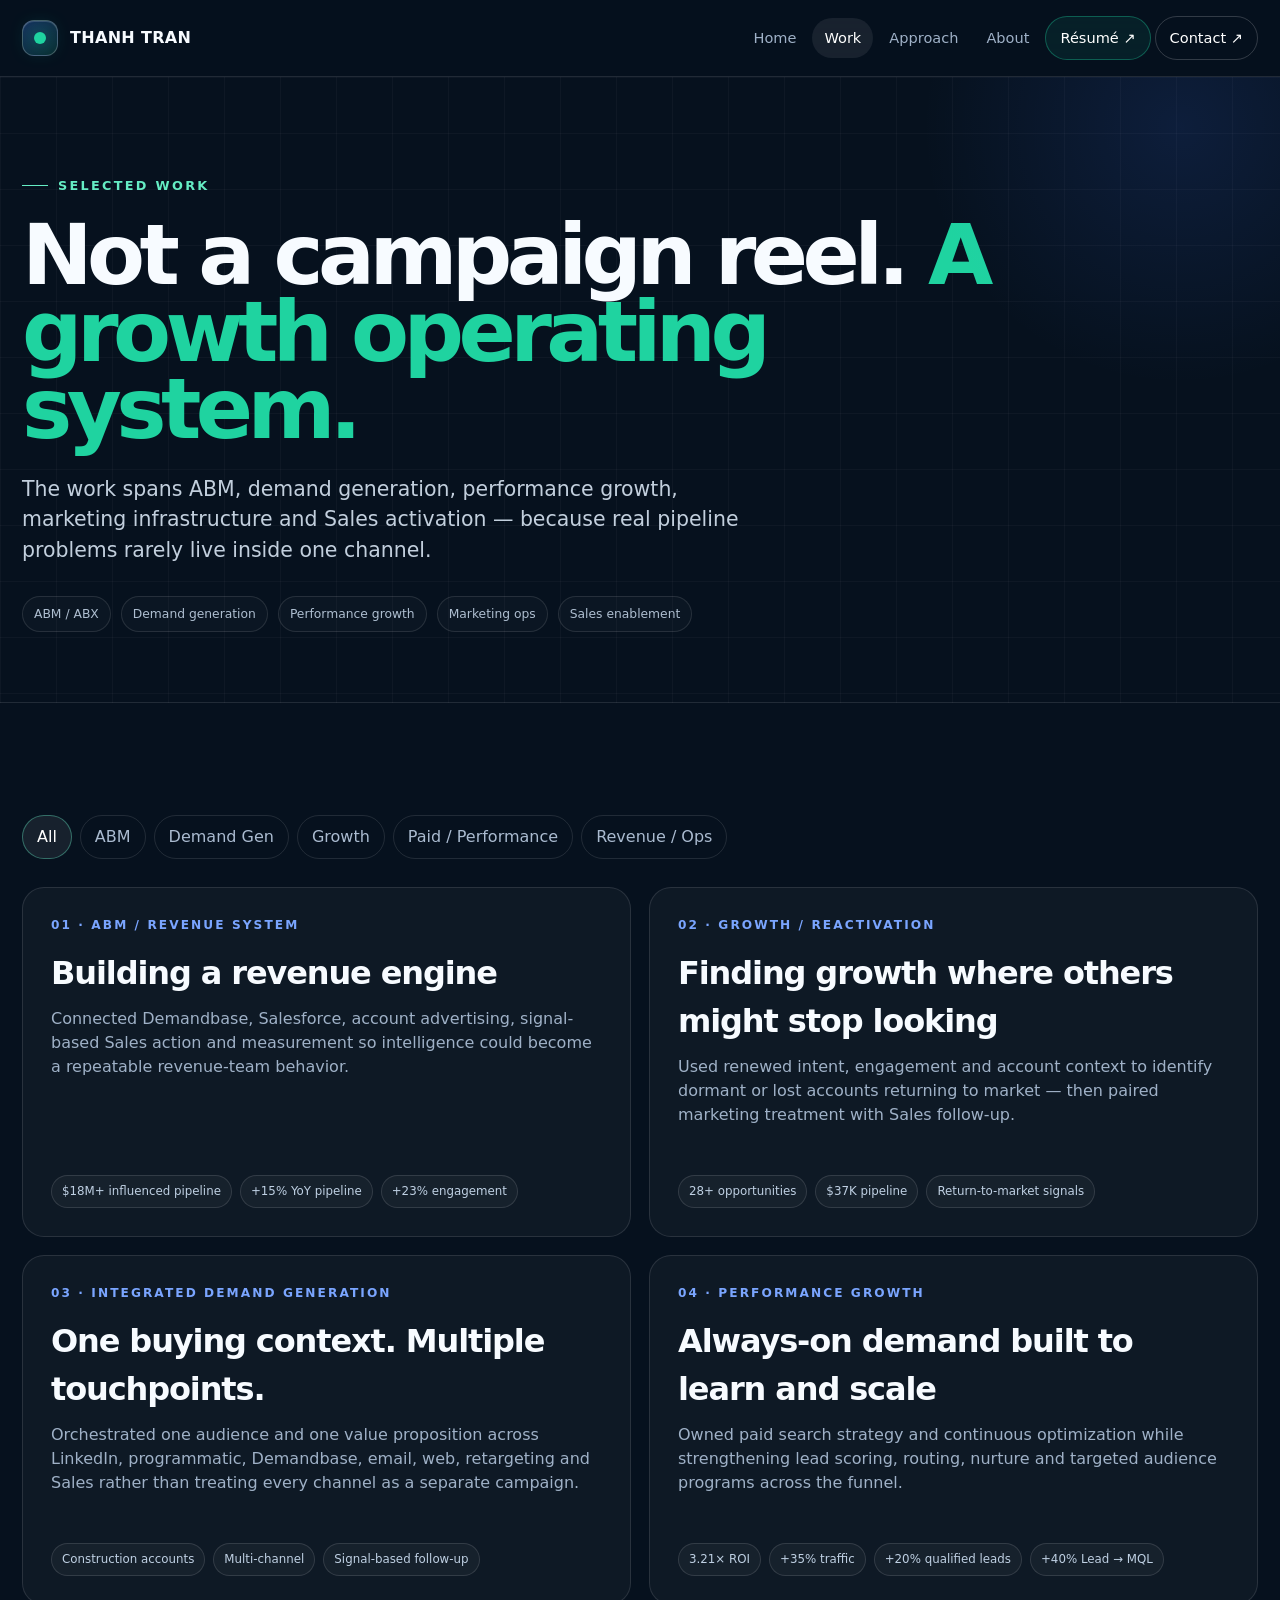
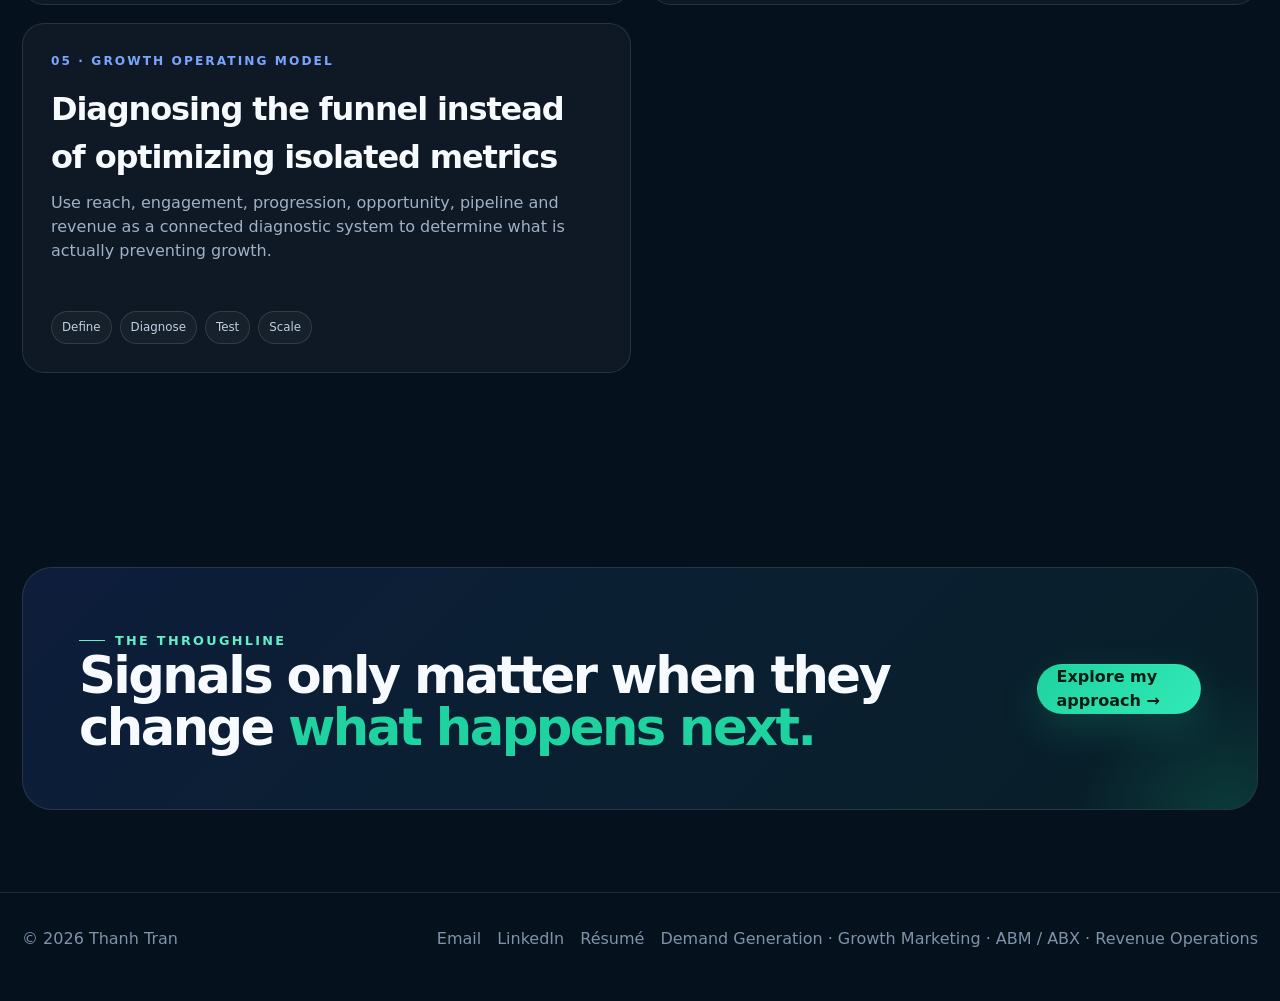
<file: work.html>
<!doctype html>
<html lang="en">
<head>
  <meta charset="utf-8">
  <meta name="viewport" content="width=device-width,initial-scale=1">
  <meta name="description" content="Selected demand generation, growth marketing, ABM and performance marketing work by Thanh Tran.">
  <meta name="theme-color" content="#06111e">
  <meta property="og:title" content="Selected Work — Thanh Tran">
  <meta property="og:description" content="Selected demand generation, growth marketing, ABM and performance marketing work by Thanh Tran.">
  <meta property="og:type" content="website">
  <title>Selected Work — Thanh Tran</title>
  <link rel="icon" href="assets/favicon.svg" type="image/svg+xml">
  <link rel="stylesheet" href="assets/style.css">
</head><body>
<div class="scroll-progress" aria-hidden="true"></div>
<nav class="nav">
  <div class="container nav-inner">
    <a class="brand" href="index.html"><span class="brand-mark"><span></span></span><span>THANH TRAN</span></a>
    <button class="menu-btn" aria-label="Open navigation">☰</button>
    <div class="nav-links">
      <a class="" href="index.html">Home</a>
      <a class="active" href="work.html">Work</a>
      <a class="" href="approach.html">Approach</a>
      <a class="" href="about.html">About</a>
      <a class="nav-cta nav-resume" href="assets/Thanh-Tran-Resume-Aug-2026.pdf" target="_blank" rel="noreferrer">Résumé ↗</a>
      <a class="nav-cta" href="about.html#contact">Contact ↗</a>
    </div>
  </div>
</nav><main>
<section class="page-hero grid-bg"><div class="container reveal"><div class="kicker">Selected work</div><h1>Not a campaign reel. <span class="accent">A growth operating system.</span></h1><p class="lead">The work spans ABM, demand generation, performance growth, marketing infrastructure and Sales activation — because real pipeline problems rarely live inside one channel.</p><div class="page-meta"><span>ABM / ABX</span><span>Demand generation</span><span>Performance growth</span><span>Marketing ops</span><span>Sales enablement</span></div></div></section>
<section><div class="container"><div class="filters reveal"><button class="filter-btn active" data-filter="all">All</button><button class="filter-btn" data-filter="abm">ABM</button><button class="filter-btn" data-filter="demand">Demand Gen</button><button class="filter-btn" data-filter="growth">Growth</button><button class="filter-btn" data-filter="paid">Paid / Performance</button><button class="filter-btn" data-filter="revops">Revenue / Ops</button></div><div class="work-grid">
<a class="work-card reveal" data-category="abm revops growth" href="case-revenue-engine.html"><div><div class="case-number">01 · ABM / Revenue System</div><h3>Building a revenue engine</h3><p>Connected Demandbase, Salesforce, account advertising, signal-based Sales action and measurement so intelligence could become a repeatable revenue-team behavior.</p></div><div class="case-tags"><span class="tag">$18M+ influenced pipeline</span><span class="tag">+15% YoY pipeline</span><span class="tag">+23% engagement</span></div></a>
<a class="work-card reveal" data-category="growth abm" href="case-reactivation.html"><div><div class="case-number">02 · Growth / Reactivation</div><h3>Finding growth where others might stop looking</h3><p>Used renewed intent, engagement and account context to identify dormant or lost accounts returning to market — then paired marketing treatment with Sales follow-up.</p></div><div class="case-tags"><span class="tag">28+ opportunities</span><span class="tag">$37K pipeline</span><span class="tag">Return-to-market signals</span></div></a>
<a class="work-card reveal" data-category="demand abm paid" href="case-demand-gen.html"><div><div class="case-number">03 · Integrated Demand Generation</div><h3>One buying context. Multiple touchpoints.</h3><p>Orchestrated one audience and one value proposition across LinkedIn, programmatic, Demandbase, email, web, retargeting and Sales rather than treating every channel as a separate campaign.</p></div><div class="case-tags"><span class="tag">Construction accounts</span><span class="tag">Multi-channel</span><span class="tag">Signal-based follow-up</span></div></a>
<a class="work-card reveal" data-category="demand growth paid revops" href="case-performance-growth.html"><div><div class="case-number">04 · Performance Growth</div><h3>Always-on demand built to learn and scale</h3><p>Owned paid search strategy and continuous optimization while strengthening lead scoring, routing, nurture and targeted audience programs across the funnel.</p></div><div class="case-tags"><span class="tag">3.21× ROI</span><span class="tag">+35% traffic</span><span class="tag">+20% qualified leads</span><span class="tag">+40% Lead → MQL</span></div></a>
<a class="work-card reveal" data-category="growth revops" href="approach.html"><div><div class="case-number">05 · Growth Operating Model</div><h3>Diagnosing the funnel instead of optimizing isolated metrics</h3><p>Use reach, engagement, progression, opportunity, pipeline and revenue as a connected diagnostic system to determine what is actually preventing growth.</p></div><div class="case-tags"><span class="tag">Define</span><span class="tag">Diagnose</span><span class="tag">Test</span><span class="tag">Scale</span></div></a>
</div></div></section>
<section class="cta"><div class="container"><div class="cta-box reveal"><div><div class="kicker">The throughline</div><h2>Signals only matter when they change <span style="color:var(--teal)">what happens next.</span></h2></div><a class="btn btn-primary" href="approach.html">Explore my approach →</a></div></div></section>
</main><footer class="footer"><div class="container footer-inner"><span>© <span data-year></span> Thanh Tran</span><div class="footer-links"><a href="mailto:tnpthanh.work@gmail.com">Email</a><a href="https://www.linkedin.com/in/thanhtran-me" target="_blank" rel="noreferrer">LinkedIn</a><a href="assets/Thanh-Tran-Resume-Aug-2026.pdf" target="_blank" rel="noreferrer">Résumé</a><span>Demand Generation · Growth Marketing · ABM / ABX · Revenue Operations</span></div></div></footer><script src="assets/site.js"></script></body></html>
</file>
<file: assets/style.css>
:root{
  --bg:#06111e;
  --bg-2:#0a1a2b;
  --bg-3:#0d2236;
  --ink:#f7fbff;
  --muted:#9fb1c7;
  --muted-2:#6f849c;
  --line:rgba(255,255,255,.11);
  --line-strong:rgba(255,255,255,.2);
  --card:rgba(255,255,255,.055);
  --blue:#3f75ff;
  --blue-2:#7aa5ff;
  --teal:#1fd3a0;
  --teal-2:#65edc4;
  --soft:#eff5fa;
  --soft-2:#e6eef6;
  --dark:#0b1726;
  --shadow:0 30px 90px rgba(0,0,0,.32);
  --radius:26px;
  --max:1240px;
  --mx:50vw;
  --my:25vh;
}
*{box-sizing:border-box}
html{scroll-behavior:smooth;background:var(--bg)}
body{margin:0;background:var(--bg);color:var(--ink);font-family:Inter,ui-sans-serif,system-ui,-apple-system,BlinkMacSystemFont,"Segoe UI",sans-serif;line-height:1.5;overflow-x:hidden;min-height:100vh}
body::before{content:"";position:fixed;inset:0;pointer-events:none;z-index:-1;background:radial-gradient(620px circle at var(--mx) var(--my),rgba(63,117,255,.085),transparent 48%),radial-gradient(480px circle at calc(var(--mx) + 18vw) calc(var(--my) + 18vh),rgba(31,211,160,.055),transparent 50%)}
a{color:inherit;text-decoration:none}
button,input{font:inherit}
button{color:inherit}
img{max-width:100%;display:block}
::selection{background:var(--teal);color:#032019}
.container{width:min(var(--max),calc(100% - 44px));margin:0 auto}
.grid-bg{background-image:linear-gradient(rgba(255,255,255,.033) 1px,transparent 1px),linear-gradient(90deg,rgba(255,255,255,.033) 1px,transparent 1px);background-size:56px 56px}
.scroll-progress{position:fixed;top:0;left:0;width:0;height:3px;background:linear-gradient(90deg,var(--blue),var(--teal));z-index:200;box-shadow:0 0 24px rgba(31,211,160,.6)}
.nav{position:sticky;top:0;z-index:80;background:rgba(6,17,30,.74);backdrop-filter:blur(18px);border-bottom:1px solid var(--line)}
.nav-inner{height:76px;display:flex;align-items:center;justify-content:space-between;gap:22px}
.brand{display:flex;align-items:center;gap:12px;font-weight:850;letter-spacing:.02em;white-space:nowrap}
.brand-mark{width:36px;height:36px;border:1px solid rgba(255,255,255,.24);border-radius:12px;display:grid;place-items:center;background:linear-gradient(145deg,rgba(63,117,255,.28),rgba(31,211,160,.13));box-shadow:inset 0 1px 0 rgba(255,255,255,.16)}
.brand-mark span{width:12px;height:12px;border-radius:50%;background:var(--teal);box-shadow:0 0 22px var(--teal)}
.nav-links{display:flex;align-items:center;gap:4px}
.nav-links a{padding:9px 12px;border-radius:999px;color:var(--muted);font-size:.91rem;transition:.25s}
.nav-links a:hover,.nav-links a.active{color:#fff;background:rgba(255,255,255,.075)}
.nav-cta{padding:10px 14px!important;border:1px solid rgba(255,255,255,.18);color:#fff!important}
.nav-resume{border-color:rgba(31,211,160,.35)!important;background:rgba(31,211,160,.08)!important}
.menu-btn{display:none;border:0;background:transparent;color:#fff;font-size:1.45rem;cursor:pointer}
.hero{min-height:calc(100vh - 76px);display:grid;align-items:center;position:relative;overflow:hidden}
.hero::before{content:"";position:absolute;inset:auto -20vw -35vw auto;width:70vw;height:70vw;border-radius:50%;background:radial-gradient(circle,rgba(31,211,160,.12),transparent 62%);pointer-events:none}
.hero-layout{display:grid;grid-template-columns:1.08fr .92fr;align-items:center;gap:48px;padding:72px 0 86px}
.kicker{display:inline-flex;align-items:center;gap:10px;color:var(--teal-2);font-size:.8rem;text-transform:uppercase;letter-spacing:.18em;font-weight:800}
.kicker::before{content:"";width:26px;height:1px;background:currentColor}
h1,h2,h3,p{margin-top:0}
h1{font-size:clamp(3.45rem,7vw,7.25rem);line-height:.91;letter-spacing:-.066em;margin:22px 0 26px;max-width:940px}
h1 .accent{color:var(--teal)}
.lead{font-size:clamp(1.08rem,1.6vw,1.35rem);color:#c2cfdd;max-width:760px}
.hero-proof{display:flex;gap:10px;flex-wrap:wrap;margin-top:25px}
.proof-chip{display:inline-flex;align-items:center;gap:8px;padding:8px 11px;border-radius:999px;border:1px solid var(--line);background:rgba(255,255,255,.035);font-size:.8rem;color:#c8d6e4}
.proof-chip::before{content:"";width:7px;height:7px;border-radius:50%;background:var(--teal);box-shadow:0 0 12px var(--teal)}
.hero-actions{display:flex;gap:12px;flex-wrap:wrap;margin-top:34px}
.btn{display:inline-flex;align-items:center;justify-content:center;gap:10px;min-height:48px;padding:0 19px;border-radius:999px;border:1px solid transparent;font-weight:750;transition:transform .2s,border-color .2s,background .2s,box-shadow .2s;position:relative;overflow:hidden}
.btn::after{content:"";position:absolute;inset:0;background:linear-gradient(120deg,transparent 10%,rgba(255,255,255,.18) 48%,transparent 62%);transform:translateX(-130%);transition:transform .55s}
.btn:hover::after{transform:translateX(130%)}
.btn:hover{transform:translateY(-2px)}
.btn-primary{background:linear-gradient(135deg,var(--teal),#31e9b7);color:#041b15;box-shadow:0 14px 38px rgba(31,211,160,.18)}
.btn-secondary{border-color:rgba(255,255,255,.18);background:rgba(255,255,255,.045);color:#fff}
.hero-visual{position:relative;min-height:540px;border:1px solid rgba(255,255,255,.1);border-radius:34px;overflow:hidden;background:linear-gradient(160deg,rgba(255,255,255,.07),rgba(255,255,255,.015));box-shadow:var(--shadow);isolation:isolate}
.hero-visual::before{content:"";position:absolute;inset:0;background-image:linear-gradient(rgba(255,255,255,.035) 1px,transparent 1px),linear-gradient(90deg,rgba(255,255,255,.035) 1px,transparent 1px);background-size:44px 44px;mask-image:linear-gradient(to right,transparent 0,#000 20%,#000 100%)}
.hero-visual::after{content:"";position:absolute;inset:0;background:linear-gradient(90deg,rgba(6,17,30,.12),transparent 40%),radial-gradient(circle at 82% 50%,rgba(31,211,160,.16),transparent 34%);pointer-events:none}
.signal-svg{position:absolute;inset:0;width:100%;height:100%;z-index:2}
.signal-path{fill:none;stroke:rgba(86,137,255,.58);stroke-width:2;stroke-dasharray:10 12;animation:dash 18s linear infinite}
.signal-path.teal{stroke:rgba(31,211,160,.62);animation-duration:14s}
.signal-node{fill:#0b2035;stroke:rgba(255,255,255,.34);stroke-width:1.5}
.signal-dot{fill:var(--teal);filter:drop-shadow(0 0 9px rgba(31,211,160,.8));animation:pulse 2.2s ease-in-out infinite}
.signal-dot.blue{fill:var(--blue-2);filter:drop-shadow(0 0 8px rgba(122,165,255,.75));animation-delay:-.8s}
.signal-funnel{fill:rgba(63,117,255,.11);stroke:rgba(122,165,255,.62);stroke-width:1.2}
.signal-output{fill:var(--teal);filter:drop-shadow(0 0 18px rgba(31,211,160,.45))}
.signal-label{position:absolute;z-index:4;padding:8px 11px;border:1px solid rgba(255,255,255,.16);background:rgba(6,17,30,.72);backdrop-filter:blur(12px);border-radius:999px;color:#d6e2ef;font-size:.77rem;animation:float 5s ease-in-out infinite}
.signal-label.s1{left:7%;top:13%}.signal-label.s2{left:11%;top:40%;animation-delay:-1.4s}.signal-label.s3{left:9%;top:67%;animation-delay:-2.6s}.signal-label.s4{right:8%;bottom:12%;animation-delay:-.7s}
.signal-output-label{position:absolute;right:8%;top:44%;z-index:5;text-align:right}.signal-output-label strong{display:block;font-size:1.5rem}.signal-output-label span{font-size:.78rem;color:var(--teal-2)}
@keyframes float{50%{transform:translateY(-8px)}}
@keyframes dash{to{stroke-dashoffset:-440}}
@keyframes pulse{50%{opacity:.45;transform:scale(.92)}}
section{padding:112px 0;position:relative}
.section-head{display:flex;align-items:end;justify-content:space-between;gap:30px;margin-bottom:44px}
.section-title{font-size:clamp(2.35rem,4.8vw,4.55rem);letter-spacing:-.05em;line-height:.97;margin:10px 0 0}
.section-copy{max-width:620px;color:var(--muted)}
.metrics{display:grid;grid-template-columns:repeat(5,1fr);border:1px solid var(--line);border-radius:var(--radius);overflow:hidden;background:rgba(255,255,255,.025)}
.metric{padding:30px 24px;min-height:190px;border-right:1px solid var(--line);position:relative;overflow:hidden;transition:.25s}
.metric:last-child{border-right:0}.metric:hover{background:rgba(255,255,255,.045)}
.metric::after{content:"";position:absolute;inset:auto -25px -55px auto;width:120px;height:120px;border-radius:50%;background:radial-gradient(circle,rgba(63,117,255,.2),transparent 66%)}
.metric strong{display:block;font-size:clamp(2.3rem,3.4vw,4rem);line-height:1;color:var(--teal);letter-spacing:-.045em}.metric span{display:block;margin-top:18px;font-weight:800}.metric small{display:block;color:var(--muted-2);margin-top:6px;line-height:1.4}
.proof-grid{display:grid;grid-template-columns:repeat(4,1fr);gap:14px;margin-top:18px}.proof-card{padding:22px;border:1px solid var(--line);border-radius:18px;background:rgba(255,255,255,.025)}.proof-card strong{font-size:1.9rem;color:var(--blue-2);display:block}.proof-card span{font-size:.87rem;color:var(--muted)}
.case-grid{display:grid;grid-template-columns:repeat(12,1fr);gap:18px}.case-card{grid-column:span 6;min-height:410px;border:1px solid var(--line);border-radius:var(--radius);padding:30px;display:flex;flex-direction:column;justify-content:space-between;position:relative;overflow:hidden;background:linear-gradient(145deg,rgba(255,255,255,.066),rgba(255,255,255,.018));transition:.28s;transform-style:preserve-3d}.case-card:hover{transform:translateY(-7px);border-color:rgba(101,237,196,.42);box-shadow:0 28px 80px rgba(0,0,0,.24)}.case-card.featured{grid-column:span 7}.case-card.slim{grid-column:span 5}.case-number{font-size:.76rem;color:var(--blue-2);letter-spacing:.17em;text-transform:uppercase;font-weight:850}.case-card h3{font-size:clamp(1.85rem,3vw,3.08rem);line-height:1.02;letter-spacing:-.045em;max-width:680px;margin:18px 0}.case-card p{color:var(--muted);max-width:670px}.case-tags{display:flex;flex-wrap:wrap;gap:8px;margin-top:22px}.tag{font-size:.74rem;padding:7px 10px;border-radius:999px;border:1px solid rgba(255,255,255,.12);color:#bfd0e3;background:rgba(255,255,255,.035)}.case-arrow{position:absolute;right:24px;top:24px;width:44px;height:44px;border-radius:50%;display:grid;place-items:center;border:1px solid rgba(255,255,255,.16);transition:.25s}.case-card:hover .case-arrow{transform:translate(4px,-4px);background:var(--teal);color:#032017}.case-glow{position:absolute;width:240px;height:240px;border-radius:50%;right:-100px;bottom:-100px;background:radial-gradient(circle,rgba(63,117,255,.25),transparent 66%)}
.card-shine{position:absolute;inset:0;pointer-events:none;background:radial-gradient(360px circle at var(--cx,50%) var(--cy,50%),rgba(255,255,255,.08),transparent 55%);opacity:0;transition:opacity .25s}.case-card:hover .card-shine,.work-card:hover .card-shine{opacity:1}
.light-section{background:var(--soft);color:#0c1728}.light-section .section-copy{color:#55657b}.light-section .kicker{color:#157ea3}.light-section .section-title{color:#0b1b2c}
.system-grid{display:grid;grid-template-columns:repeat(4,1fr);gap:14px}.system-card{background:white;border:1px solid #dce6ef;border-radius:20px;padding:24px;min-height:275px;position:relative;transition:.25s}.system-card:hover{transform:translateY(-5px);box-shadow:0 18px 45px rgba(16,37,56,.08)}.system-card b{color:#2c63e7}.system-card h3{font-size:1.45rem;margin:30px 0 12px}.system-card p{color:#5d6c80}.system-card::before{content:"";position:absolute;top:0;left:0;right:0;height:4px;background:linear-gradient(90deg,var(--blue),var(--teal));border-radius:20px 20px 0 0}
.marquee{overflow:hidden;border-top:1px solid var(--line);border-bottom:1px solid var(--line);padding:18px 0}.marquee-track{display:flex;gap:42px;white-space:nowrap;width:max-content;animation:marquee 30s linear infinite;color:#93a6ba}.marquee-track b{color:#e9f1f9;font-weight:650}@keyframes marquee{to{transform:translateX(-50%)}}
.page-hero{padding:92px 0 70px;border-bottom:1px solid var(--line);position:relative;overflow:hidden}.page-hero::after{content:"";position:absolute;width:560px;height:560px;border-radius:50%;right:-180px;top:-230px;background:radial-gradient(circle,rgba(63,117,255,.13),transparent 65%)}.page-hero h1{font-size:clamp(3.45rem,6.6vw,6.65rem);max-width:1080px}.page-meta{display:flex;flex-wrap:wrap;gap:10px;margin-top:30px}.page-meta span{padding:8px 11px;border-radius:999px;border:1px solid var(--line);color:#aebed0;font-size:.77rem;background:rgba(255,255,255,.025)}
.split{display:grid;grid-template-columns:.9fr 1.1fr;gap:54px;align-items:start}.sticky{position:sticky;top:110px}.quote{font-size:clamp(2rem,4vw,4.2rem);line-height:1.02;letter-spacing:-.045em}.quote em{color:var(--teal);font-style:normal}
.flow{display:grid;gap:12px}.flow-step{display:grid;grid-template-columns:58px 1fr;gap:18px;padding:22px;border:1px solid var(--line);border-radius:18px;background:rgba(255,255,255,.035);transition:.25s}.flow-step:hover{border-color:rgba(63,117,255,.48);transform:translateX(6px);background:rgba(63,117,255,.05)}.step-no{width:52px;height:52px;border-radius:50%;display:grid;place-items:center;border:1px solid rgba(255,255,255,.15);color:var(--teal);font-weight:850}.flow-step h3{margin:0 0 5px}.flow-step p{margin:0;color:var(--muted)}
.result-band{display:grid;grid-template-columns:repeat(4,1fr);gap:1px;background:var(--line);border:1px solid var(--line);border-radius:22px;overflow:hidden}.result-band>div{background:var(--bg-2);padding:28px}.result-band strong{font-size:2.3rem;color:var(--teal);display:block}.result-band span{color:#9eb0c5;font-size:.9rem}
.touchpoints{display:grid;grid-template-columns:repeat(7,1fr);gap:10px}.touchpoint{border:1px solid var(--line);background:rgba(255,255,255,.03);padding:18px 10px;text-align:center;border-radius:16px;color:#c8d6e5;font-size:.88rem;transition:.25s}.touchpoint:hover{background:rgba(63,117,255,.12);border-color:rgba(63,117,255,.46);transform:translateY(-4px)}
.orbit-wrap{position:relative;min-height:620px;display:grid;place-items:center}.orbit-wrap::before{content:"";position:absolute;width:510px;height:510px;border:1px dashed rgba(122,165,255,.22);border-radius:50%;animation:spin 40s linear infinite}.orbit-core{width:230px;height:230px;border-radius:50%;display:grid;place-items:center;text-align:center;padding:30px;background:linear-gradient(145deg,#0e1e33,#091423);border:1px solid rgba(255,255,255,.14);box-shadow:0 0 0 26px rgba(63,117,255,.04),0 0 80px rgba(63,117,255,.18);font-size:1.55rem;font-weight:850;z-index:2}.orbit-item{position:absolute;padding:12px 16px;border-radius:999px;border:1px solid rgba(255,255,255,.15);background:rgba(11,28,46,.9);color:#d9e5f2;box-shadow:0 10px 30px rgba(0,0,0,.18);z-index:3;transition:.25s}.orbit-item:hover{border-color:rgba(101,237,196,.55);transform:scale(1.05)}.orbit-item:nth-of-type(1){top:7%;left:18%}.orbit-item:nth-of-type(2){top:11%;right:16%}.orbit-item:nth-of-type(3){top:44%;right:3%}.orbit-item:nth-of-type(4){bottom:12%;right:18%}.orbit-item:nth-of-type(5){bottom:8%;left:18%}.orbit-item:nth-of-type(6){top:44%;left:2%}.orbit-item:nth-of-type(7){top:22%;left:43%}@keyframes spin{to{transform:rotate(360deg)}}
.diagnostic{display:grid;grid-template-columns:.78fr 1.22fr;gap:26px}.diag-menu{display:grid;gap:10px}.diag-btn{border:1px solid var(--line);color:#c3d0df;background:rgba(255,255,255,.035);padding:17px 18px;border-radius:16px;text-align:left;cursor:pointer;transition:.2s}.diag-btn:hover,.diag-btn.active{border-color:rgba(101,237,196,.55);background:rgba(31,211,160,.09);color:white}.diag-panel{border:1px solid var(--line);border-radius:22px;background:linear-gradient(145deg,rgba(255,255,255,.06),rgba(255,255,255,.02));padding:34px;min-height:315px}.diag-panel .diag-type{color:var(--teal);text-transform:uppercase;letter-spacing:.16em;font-size:.78rem;font-weight:850}.diag-panel h3{font-size:2.2rem;margin:12px 0}.diag-panel p{color:#afc0d1}.diag-checks{display:grid;grid-template-columns:repeat(2,1fr);gap:10px;margin-top:22px}.diag-checks span{padding:12px 14px;border-radius:12px;background:rgba(255,255,255,.045);color:#c9d7e5;font-size:.9rem}
.steps-8{display:grid;grid-template-columns:repeat(4,1fr);gap:12px}.method{border:1px solid rgba(12,23,40,.12);border-radius:18px;padding:22px;min-height:195px;background:white;transition:.25s}.method:hover{transform:translateY(-5px);box-shadow:0 14px 35px rgba(16,37,56,.08)}.method b{display:inline-grid;place-items:center;width:36px;height:36px;border-radius:50%;background:var(--blue);color:white;margin-bottom:28px}.method h3{font-size:1.18rem;margin-bottom:8px}.method p{color:#617188;font-size:.92rem}
.skill-columns{display:grid;grid-template-columns:repeat(4,1fr);gap:16px}.skill-col{padding:26px;border:1px solid var(--line);border-radius:20px;background:rgba(255,255,255,.03)}.skill-col h3{color:var(--blue-2)}.skill-col ul{padding-left:18px;color:#aebfd1}.skill-col li{margin:8px 0}
.filters{display:flex;gap:8px;flex-wrap:wrap;margin-bottom:28px}.filter-btn{border:1px solid var(--line);background:transparent;color:#aabbd0;padding:9px 14px;border-radius:999px;cursor:pointer;transition:.2s}.filter-btn.active,.filter-btn:hover{color:#fff;background:rgba(255,255,255,.07);border-color:rgba(101,237,196,.38)}
.work-grid{display:grid;grid-template-columns:repeat(2,1fr);gap:18px}.work-card{border:1px solid var(--line);border-radius:22px;padding:28px;min-height:350px;background:rgba(255,255,255,.035);display:flex;flex-direction:column;justify-content:space-between;transition:.25s;position:relative;overflow:hidden}.work-card.hide{display:none}.work-card:hover{transform:translateY(-6px);border-color:rgba(101,237,196,.4);box-shadow:0 25px 65px rgba(0,0,0,.2)}.work-card h3{font-size:2rem;margin:14px 0 10px;letter-spacing:-.035em}.work-card p{color:var(--muted)}
.stack-shell{border:1px solid var(--line);border-radius:28px;background:linear-gradient(145deg,rgba(255,255,255,.055),rgba(255,255,255,.018));overflow:hidden}.stack-tabs{display:flex;gap:8px;flex-wrap:wrap;padding:20px;border-bottom:1px solid var(--line);background:rgba(255,255,255,.02)}.stack-tab{border:1px solid var(--line);background:transparent;color:#a9bbcf;padding:9px 13px;border-radius:999px;cursor:pointer;transition:.2s}.stack-tab:hover,.stack-tab.active{color:#fff;background:rgba(31,211,160,.1);border-color:rgba(101,237,196,.42)}.stack-stage{display:grid;grid-template-columns:.72fr 1.28fr;gap:30px;padding:34px}.stack-copy h3{font-size:clamp(2rem,3vw,3.2rem);letter-spacing:-.04em;margin:6px 0 14px}.stack-copy p{color:var(--muted)}.tool-cloud{display:flex;flex-wrap:wrap;gap:10px;align-content:flex-start}.tool-chip{padding:12px 14px;border-radius:14px;border:1px solid var(--line);background:rgba(255,255,255,.035);font-weight:700;color:#d4e0ec;transition:.2s;position:relative}.tool-chip::before{content:"";display:inline-block;width:7px;height:7px;border-radius:50%;background:var(--blue-2);margin-right:9px}.tool-chip:hover{transform:translateY(-3px);border-color:rgba(101,237,196,.45);background:rgba(31,211,160,.06)}
.timeline{position:relative;display:grid;gap:16px}.timeline::before{content:"";position:absolute;left:18px;top:12px;bottom:12px;width:1px;background:linear-gradient(var(--blue),var(--teal))}.timeline-item{position:relative;margin-left:52px;padding:24px;border:1px solid var(--line);border-radius:20px;background:rgba(255,255,255,.03)}.timeline-item::before{content:"";position:absolute;left:-43px;top:30px;width:18px;height:18px;border-radius:50%;background:var(--bg);border:4px solid var(--blue);box-shadow:0 0 0 5px rgba(63,117,255,.08)}.timeline-item.current::before{border-color:var(--teal);box-shadow:0 0 0 5px rgba(31,211,160,.08)}.timeline-top{display:flex;justify-content:space-between;gap:20px;align-items:start}.timeline-item h3{font-size:1.45rem;margin-bottom:4px}.timeline-role{color:var(--blue-2);font-weight:750}.timeline-date{color:var(--muted-2);font-size:.86rem;white-space:nowrap}.timeline-item p{color:var(--muted);margin:14px 0 0}.timeline-metrics{display:flex;flex-wrap:wrap;gap:8px;margin-top:16px}.timeline-metrics span{padding:7px 9px;border-radius:999px;background:rgba(255,255,255,.045);border:1px solid var(--line);font-size:.75rem;color:#c6d4e2}
.cert-grid{display:grid;grid-template-columns:repeat(5,1fr);gap:12px}.cert-card{padding:20px;border:1px solid var(--line);border-radius:18px;background:rgba(255,255,255,.03);min-height:145px}.cert-card strong{display:block;color:var(--teal-2);font-size:.76rem;text-transform:uppercase;letter-spacing:.12em;margin-bottom:14px}.cert-card span{font-weight:750;line-height:1.3}
.contact-grid{display:grid;grid-template-columns:1fr 1fr;gap:18px}.contact-card{border:1px solid var(--line);border-radius:22px;padding:28px;background:rgba(255,255,255,.035)}.contact-card h3{font-size:1.5rem}.contact-card p{color:var(--muted)}.contact-links{display:flex;flex-wrap:wrap;gap:10px;margin-top:18px}
.cta{padding:82px 0}.cta-box{border:1px solid var(--line);border-radius:30px;padding:56px;background:linear-gradient(135deg,rgba(63,117,255,.13),rgba(31,211,160,.08));display:flex;align-items:center;justify-content:space-between;gap:30px;position:relative;overflow:hidden}.cta-box::after{content:"";position:absolute;width:320px;height:320px;border-radius:50%;right:-130px;bottom:-180px;background:radial-gradient(circle,rgba(31,211,160,.16),transparent 65%)}.cta-box>*{position:relative;z-index:2}.cta-box h2{font-size:clamp(2.3rem,4vw,4.2rem);margin:0;line-height:1;letter-spacing:-.05em}
.footer{border-top:1px solid var(--line);padding:34px 0 50px;color:#7f93aa}.footer-inner{display:flex;justify-content:space-between;gap:20px;flex-wrap:wrap}.footer-links{display:flex;gap:16px;flex-wrap:wrap}.footer a:hover{color:#d6e4f3}
.reveal{opacity:0;transform:translateY(22px);transition:opacity .72s ease,transform .72s ease}.reveal.visible{opacity:1;transform:none}.reveal-stagger>*{opacity:0;transform:translateY(16px);transition:.55s}.reveal-stagger.visible>*{opacity:1;transform:none}.reveal-stagger.visible>*:nth-child(2){transition-delay:.06s}.reveal-stagger.visible>*:nth-child(3){transition-delay:.12s}.reveal-stagger.visible>*:nth-child(4){transition-delay:.18s}.reveal-stagger.visible>*:nth-child(5){transition-delay:.24s}
.mini-chart{height:110px;margin-top:22px;position:relative}.mini-chart svg{width:100%;height:100%}.mini-chart path.line{fill:none;stroke:var(--teal);stroke-width:3;stroke-linecap:round}.mini-chart path.area{fill:url(#areaFill)}
@media(max-width:1080px){.hero-layout,.split,.diagnostic,.stack-stage{grid-template-columns:1fr}.hero-visual{min-height:470px}.metrics{grid-template-columns:repeat(2,1fr)}.metric{border-bottom:1px solid var(--line)}.metric:nth-child(2n){border-right:0}.metric:last-child{grid-column:1/-1;border-right:0}.case-card,.case-card.featured,.case-card.slim{grid-column:1/-1}.system-grid,.skill-columns{grid-template-columns:repeat(2,1fr)}.touchpoints{grid-template-columns:repeat(3,1fr)}.steps-8{grid-template-columns:repeat(2,1fr)}.result-band{grid-template-columns:repeat(2,1fr)}.proof-grid{grid-template-columns:repeat(2,1fr)}.sticky{position:static}.work-grid{grid-template-columns:1fr}.cert-grid{grid-template-columns:repeat(3,1fr)}}
@media(max-width:800px){.container{width:min(var(--max),calc(100% - 28px))}.menu-btn{display:block}.nav-links{display:none;position:absolute;left:14px;right:14px;top:70px;flex-direction:column;align-items:stretch;padding:12px;background:#0b1b2c;border:1px solid var(--line);border-radius:18px;box-shadow:var(--shadow)}.nav-links.open{display:flex}.nav-links a{padding:12px}.hero-layout{padding:48px 0 60px}.hero-visual{min-height:390px}.metrics,.system-grid,.skill-columns,.steps-8,.diag-checks,.result-band,.proof-grid,.contact-grid{grid-template-columns:1fr}.metric{border-right:0}.section-head{align-items:start;flex-direction:column}.touchpoints{grid-template-columns:repeat(2,1fr)}.orbit-wrap{min-height:520px}.orbit-wrap::before{width:360px;height:360px}.orbit-core{width:180px;height:180px;font-size:1.2rem}.orbit-item{font-size:.71rem;padding:9px 11px}.cta-box{padding:36px 24px;align-items:flex-start;flex-direction:column}.page-hero{padding:64px 0 48px}.cert-grid{grid-template-columns:1fr 1fr}.timeline-top{flex-direction:column;gap:6px}.timeline-date{white-space:normal}.signal-output-label{right:5%;top:43%}}
@media(max-width:520px){h1{font-size:clamp(3rem,16vw,4.8rem)}.cert-grid{grid-template-columns:1fr}.hero-visual{min-height:340px}.signal-label{font-size:.66rem}.stack-stage{padding:24px}.stack-tabs{padding:14px}.tool-chip{font-size:.86rem}.orbit-item:nth-of-type(7){top:19%;left:37%}}
@media(prefers-reduced-motion:reduce){*{animation:none!important;scroll-behavior:auto!important;transition:none!important}.reveal,.reveal-stagger>*{opacity:1;transform:none}.case-card:hover,.work-card:hover,.tool-chip:hover{transform:none}}
</file>
